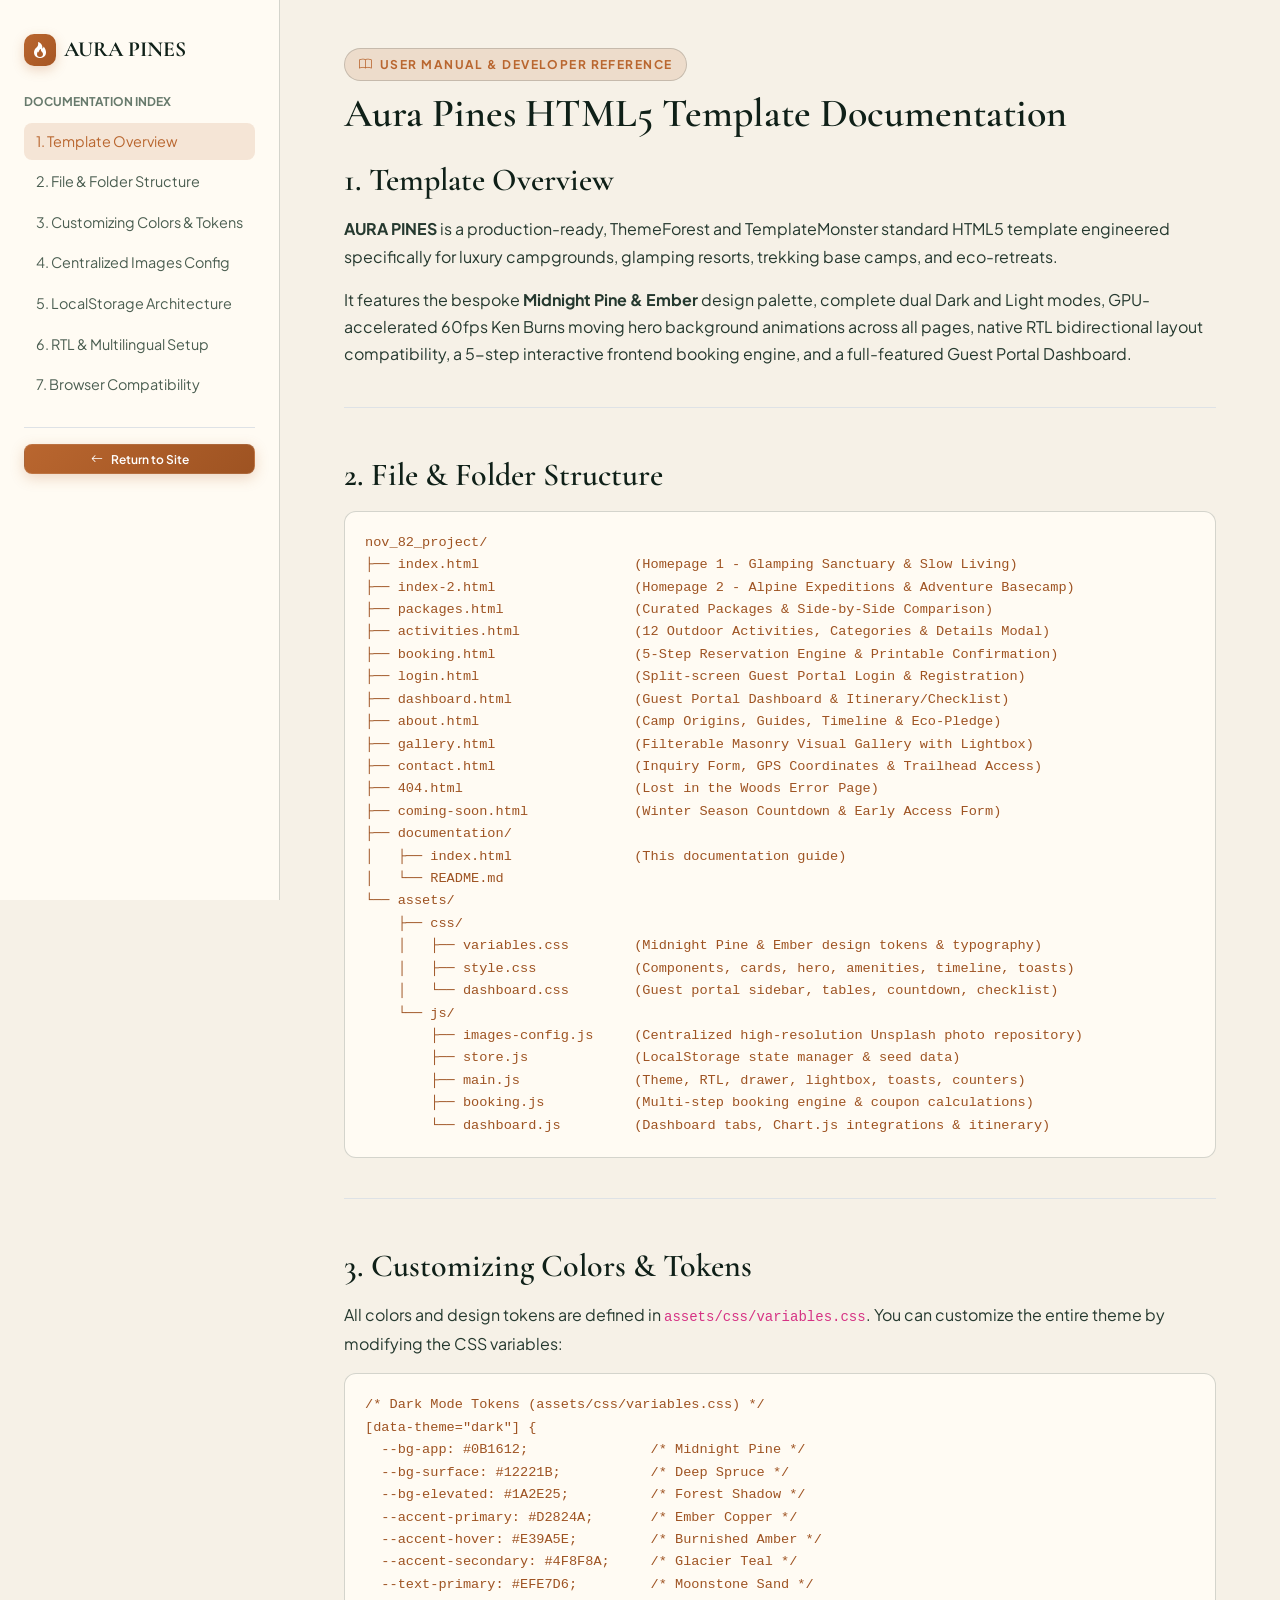
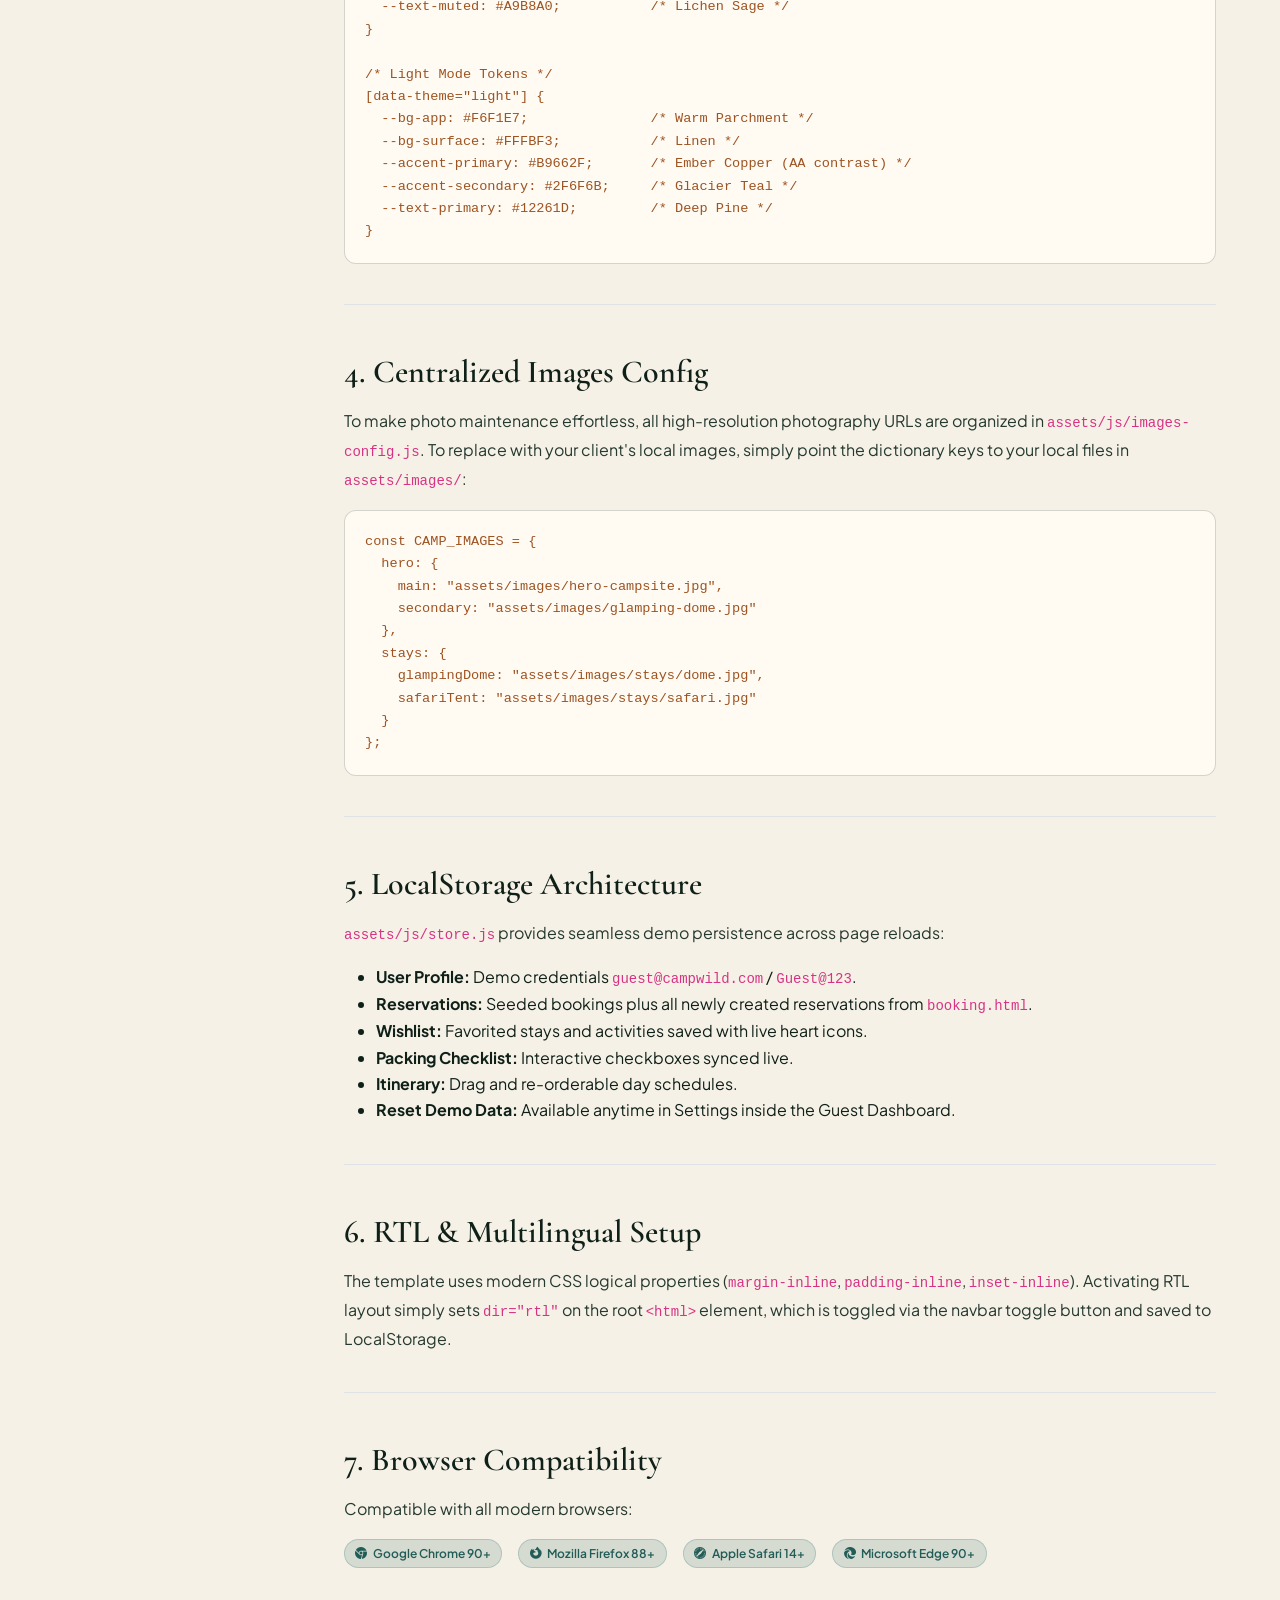
<file: documentation/index.html>
<!DOCTYPE html>
<html lang="en" data-theme="light" dir="ltr">
<head>
  <meta charset="UTF-8">
  <meta name="viewport" content="width=device-width, initial-scale=1.0">
  <title>Documentation | AURA PINES - Camping & Adventure HTML Template</title>
  
  <!-- Bootstrap 5.3.3 CSS -->
  <link href="https://cdn.jsdelivr.net/npm/bootstrap@5.3.3/dist/css/bootstrap.min.css" rel="stylesheet">
  <!-- Bootstrap Icons -->
  <link rel="stylesheet" href="https://cdn.jsdelivr.net/npm/bootstrap-icons@1.11.3/font/bootstrap-icons.min.css">
  
  <!-- Custom CSS -->
  <link rel="stylesheet" href="../assets/css/variables.css">
  <link rel="stylesheet" href="../assets/css/style.css">
  <style>
    .docs-layout {
      display: flex;
      min-height: 100vh;
    }
    .docs-sidebar {
      width: 280px;
      background: var(--bg-surface);
      border-inline-end: 1px solid var(--border-color);
      padding: 2rem 1.5rem;
      position: sticky;
      top: 0;
      height: 100vh;
      overflow-y: auto;
    }
    .docs-content {
      flex: 1;
      padding: 3rem 4rem;
      max-width: 1000px;
      min-width: 0;
    }
    @media (max-width: 991px) {
      .docs-layout {
        flex-direction: column;
      }
      .docs-sidebar {
        width: 100%;
        height: auto;
        position: relative;
        border-inline-end: none;
        border-bottom: 1px solid var(--border-color);
      }
      .docs-content {
        padding: 2rem 1.5rem;
      }
    }
    @media (max-width: 576px) {
      .docs-sidebar {
        padding: 1.25rem 1rem;
      }
      .docs-content {
        padding: 1.5rem 0.85rem;
      }
      pre code {
        padding: 0.85rem;
        font-size: 0.78rem;
      }
    }
    .docs-nav-link {
      display: block;
      padding: 0.4rem 0.75rem;
      color: var(--text-muted);
      border-radius: var(--radius-sm);
      font-size: 0.9rem;
      margin-bottom: 0.25rem;
      text-decoration: none;
    }
    .docs-nav-link:hover, .docs-nav-link.active {
      color: var(--accent-primary);
      background: var(--accent-subtle);
    }
    pre code {
      display: block;
      background: var(--bg-surface);
      border: 1px solid var(--border-color);
      padding: 1.25rem;
      border-radius: var(--radius-md);
      font-family: monospace;
      font-size: 0.85rem;
      color: var(--accent-hover);
      overflow-x: auto;
    }
  </style>
</head>
<body>

  <div class="docs-layout">
    <!-- DOCS SIDEBAR -->
    <aside class="docs-sidebar">
      <div class="d-flex align-items-center gap-2 mb-4">
        <div class="brand-icon" style="width: 32px; height: 32px; font-size: 1rem;"><i class="bi bi-fire"></i></div>
        <strong style="font-family: var(--font-serif); font-size: 1.35rem;">AURA PINES</strong>
      </div>
      <div style="font-size: 0.75rem; color: var(--text-dim); text-transform: uppercase; font-weight: 700; margin-bottom: 0.75rem;">Documentation Index</div>
      <nav>
        <a href="#overview" class="docs-nav-link active">1. Template Overview</a>
        <a href="#structure" class="docs-nav-link">2. File & Folder Structure</a>
        <a href="#tokens" class="docs-nav-link">3. Customizing Colors & Tokens</a>
        <a href="#images" class="docs-nav-link">4. Centralized Images Config</a>
        <a href="#storage" class="docs-nav-link">5. LocalStorage Architecture</a>
        <a href="#rtl" class="docs-nav-link">6. RTL & Multilingual Setup</a>
        <a href="#browser" class="docs-nav-link">7. Browser Compatibility</a>
      </nav>
      <div class="mt-4 pt-3 border-top">
        <a href="../index.html" class="btn-camp btn-camp-primary btn-sm w-100"><i class="bi bi-arrow-left"></i> Return to Site</a>
      </div>
    </aside>

    <!-- DOCS CONTENT -->
    <main class="docs-content">
      <span class="section-badge mb-2"><i class="bi bi-book"></i> User Manual & Developer Reference</span>
      <h1 class="display-title mb-4">Aura Pines HTML5 Template Documentation</h1>

      <!-- 1. OVERVIEW -->
      <section id="overview" class="mb-5 pb-4 border-bottom">
        <h2 style="font-family: var(--font-serif); margin-bottom: 1rem;">1. Template Overview</h2>
        <p style="color: var(--text-secondary); line-height: 1.7;">
          <strong>AURA PINES</strong> is a production-ready, ThemeForest and TemplateMonster standard HTML5 template engineered specifically for luxury campgrounds, glamping resorts, trekking base camps, and eco-retreats.
        </p>
        <p style="color: var(--text-secondary); line-height: 1.7;">
          It features the bespoke <strong>Midnight Pine & Ember</strong> design palette, complete dual Dark and Light modes, GPU-accelerated 60fps Ken Burns moving hero background animations across all pages, native RTL bidirectional layout compatibility, a 5-step interactive frontend booking engine, and a full-featured Guest Portal Dashboard.
        </p>
      </section>

      <!-- 2. STRUCTURE -->
      <section id="structure" class="mb-5 pb-4 border-bottom">
        <h2 style="font-family: var(--font-serif); margin-bottom: 1rem;">2. File & Folder Structure</h2>
        <pre><code>nov_82_project/
├── index.html                   (Homepage 1 - Glamping Sanctuary & Slow Living)
├── index-2.html                 (Homepage 2 - Alpine Expeditions & Adventure Basecamp)
├── packages.html                (Curated Packages & Side-by-Side Comparison)
├── activities.html              (12 Outdoor Activities, Categories & Details Modal)
├── booking.html                 (5-Step Reservation Engine & Printable Confirmation)
├── login.html                   (Split-screen Guest Portal Login & Registration)
├── dashboard.html               (Guest Portal Dashboard & Itinerary/Checklist)
├── about.html                   (Camp Origins, Guides, Timeline & Eco-Pledge)
├── gallery.html                 (Filterable Masonry Visual Gallery with Lightbox)
├── contact.html                 (Inquiry Form, GPS Coordinates & Trailhead Access)
├── 404.html                     (Lost in the Woods Error Page)
├── coming-soon.html             (Winter Season Countdown & Early Access Form)
├── documentation/
│   ├── index.html               (This documentation guide)
│   └── README.md
└── assets/
    ├── css/
    │   ├── variables.css        (Midnight Pine & Ember design tokens & typography)
    │   ├── style.css            (Components, cards, hero, amenities, timeline, toasts)
    │   └── dashboard.css        (Guest portal sidebar, tables, countdown, checklist)
    └── js/
        ├── images-config.js     (Centralized high-resolution Unsplash photo repository)
        ├── store.js             (LocalStorage state manager & seed data)
        ├── main.js              (Theme, RTL, drawer, lightbox, toasts, counters)
        ├── booking.js           (Multi-step booking engine & coupon calculations)
        └── dashboard.js         (Dashboard tabs, Chart.js integrations & itinerary)</code></pre>
      </section>

      <!-- 3. DESIGN TOKENS -->
      <section id="tokens" class="mb-5 pb-4 border-bottom">
        <h2 style="font-family: var(--font-serif); margin-bottom: 1rem;">3. Customizing Colors & Tokens</h2>
        <p style="color: var(--text-secondary); line-height: 1.7;">
          All colors and design tokens are defined in <code>assets/css/variables.css</code>. You can customize the entire theme by modifying the CSS variables:
        </p>
        <pre><code>/* Dark Mode Tokens (assets/css/variables.css) */
[data-theme="dark"] {
  --bg-app: #0B1612;               /* Midnight Pine */
  --bg-surface: #12221B;           /* Deep Spruce */
  --bg-elevated: #1A2E25;          /* Forest Shadow */
  --accent-primary: #D2824A;       /* Ember Copper */
  --accent-hover: #E39A5E;         /* Burnished Amber */
  --accent-secondary: #4F8F8A;     /* Glacier Teal */
  --text-primary: #EFE7D6;         /* Moonstone Sand */
  --text-muted: #A9B8A0;           /* Lichen Sage */
}

/* Light Mode Tokens */
[data-theme="light"] {
  --bg-app: #F6F1E7;               /* Warm Parchment */
  --bg-surface: #FFFBF3;           /* Linen */
  --accent-primary: #B9662F;       /* Ember Copper (AA contrast) */
  --accent-secondary: #2F6F6B;     /* Glacier Teal */
  --text-primary: #12261D;         /* Deep Pine */
}</code></pre>
      </section>

      <!-- 4. IMAGES -->
      <section id="images" class="mb-5 pb-4 border-bottom">
        <h2 style="font-family: var(--font-serif); margin-bottom: 1rem;">4. Centralized Images Config</h2>
        <p style="color: var(--text-secondary); line-height: 1.7;">
          To make photo maintenance effortless, all high-resolution photography URLs are organized in <code>assets/js/images-config.js</code>. To replace with your client's local images, simply point the dictionary keys to your local files in <code>assets/images/</code>:
        </p>
        <pre><code>const CAMP_IMAGES = {
  hero: {
    main: "assets/images/hero-campsite.jpg",
    secondary: "assets/images/glamping-dome.jpg"
  },
  stays: {
    glampingDome: "assets/images/stays/dome.jpg",
    safariTent: "assets/images/stays/safari.jpg"
  }
};</code></pre>
      </section>

      <!-- 5. LOCALSTORAGE -->
      <section id="storage" class="mb-5 pb-4 border-bottom">
        <h2 style="font-family: var(--font-serif); margin-bottom: 1rem;">5. LocalStorage Architecture</h2>
        <p style="color: var(--text-secondary); line-height: 1.7;">
          <code>assets/js/store.js</code> provides seamless demo persistence across page reloads:
        </p>
        <ul>
          <li><strong>User Profile:</strong> Demo credentials <code>guest@campwild.com</code> / <code>Guest@123</code>.</li>
          <li><strong>Reservations:</strong> Seeded bookings plus all newly created reservations from <code>booking.html</code>.</li>
          <li><strong>Wishlist:</strong> Favorited stays and activities saved with live heart icons.</li>
          <li><strong>Packing Checklist:</strong> Interactive checkboxes synced live.</li>
          <li><strong>Itinerary:</strong> Drag and re-orderable day schedules.</li>
          <li><strong>Reset Demo Data:</strong> Available anytime in Settings inside the Guest Dashboard.</li>
        </ul>
      </section>

      <!-- 6. RTL -->
      <section id="rtl" class="mb-5 pb-4 border-bottom">
        <h2 style="font-family: var(--font-serif); margin-bottom: 1rem;">6. RTL & Multilingual Setup</h2>
        <p style="color: var(--text-secondary); line-height: 1.7;">
          The template uses modern CSS logical properties (<code>margin-inline</code>, <code>padding-inline</code>, <code>inset-inline</code>). Activating RTL layout simply sets <code>dir="rtl"</code> on the root <code>&lt;html&gt;</code> element, which is toggled via the navbar toggle button and saved to LocalStorage.
        </p>
      </section>

      <!-- 7. BROWSER -->
      <section id="browser">
        <h2 style="font-family: var(--font-serif); margin-bottom: 1rem;">7. Browser Compatibility</h2>
        <p style="color: var(--text-secondary); line-height: 1.7;">
          Compatible with all modern browsers:
        </p>
        <div class="d-flex gap-3 flex-wrap">
          <span class="camp-badge badge-teal"><i class="bi bi-browser-chrome"></i> Google Chrome 90+</span>
          <span class="camp-badge badge-teal"><i class="bi bi-browser-firefox"></i> Mozilla Firefox 88+</span>
          <span class="camp-badge badge-teal"><i class="bi bi-browser-safari"></i> Apple Safari 14+</span>
          <span class="camp-badge badge-teal"><i class="bi bi-browser-edge"></i> Microsoft Edge 90+</span>
        </div>
      </section>
    </main>
  </div>

  <!-- SCRIPTS -->
  <script src="../assets/js/main.js"></script>
</body>
</html>
</file>
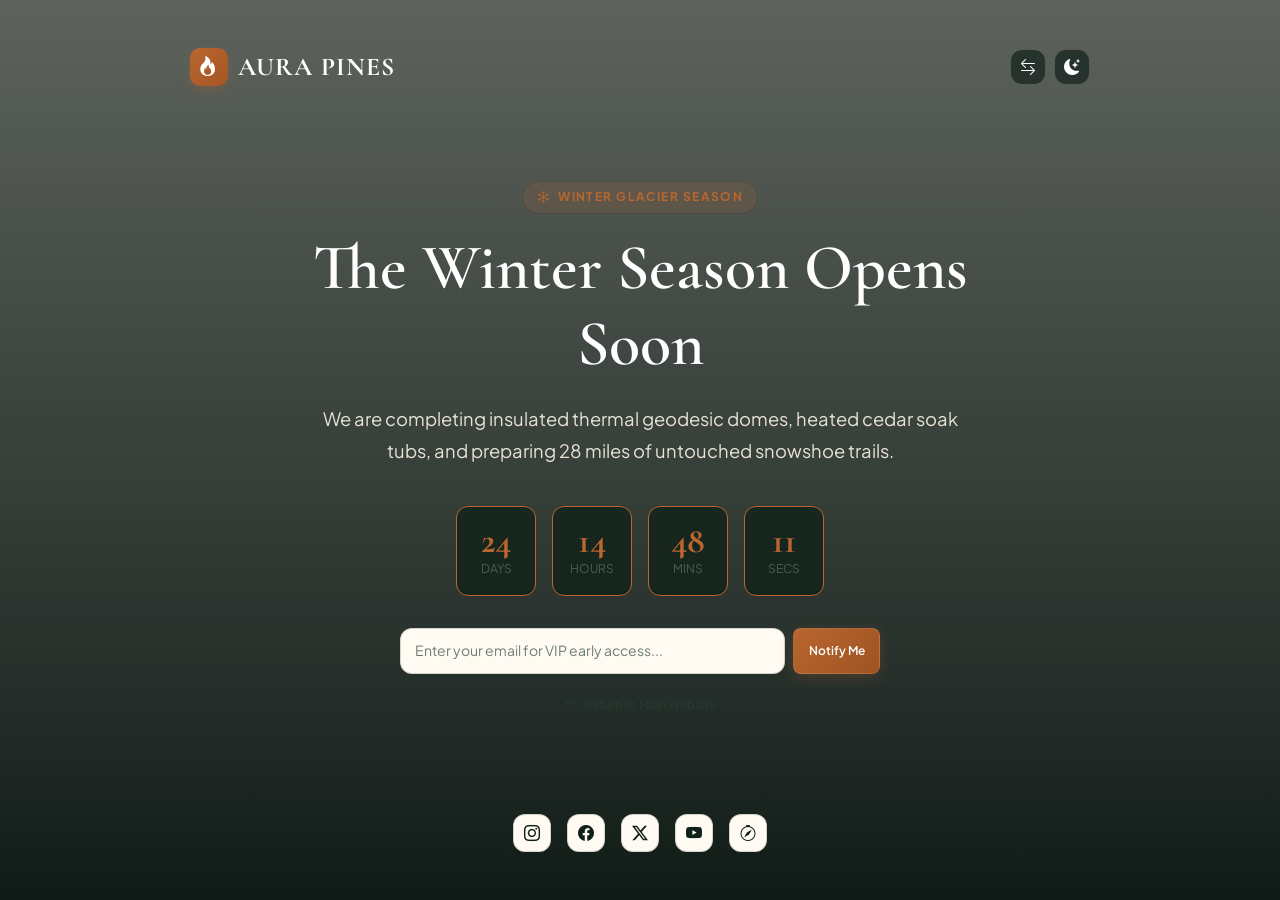
<file: coming-soon.html>
<!DOCTYPE html>
<html lang="en" data-theme="light" dir="ltr">
<head>
  <meta charset="UTF-8">
  <meta name="viewport" content="width=device-width, initial-scale=1.0">
  <title>Winter Snow Season Launching Soon | AURA PINES</title>
  <meta name="description" content="Aura Pines winter wonderland season is opening soon. Heated starlit domes, alpine snowshoeing, and Nordic fireside dining.">

  <!-- Bootstrap 5.3.3 CSS -->
  <link href="https://cdn.jsdelivr.net/npm/bootstrap@5.3.3/dist/css/bootstrap.min.css" rel="stylesheet">
  <!-- Bootstrap Icons -->
  <link rel="stylesheet" href="https://cdn.jsdelivr.net/npm/bootstrap-icons@1.11.3/font/bootstrap-icons.min.css">
  
  <!-- Custom CSS -->
  <link rel="stylesheet" href="assets/css/variables.css">
  <link rel="stylesheet" href="assets/css/style.css">
  <style>
    .coming-soon-wrapper {
      min-height: 100vh;
      display: flex;
      flex-direction: column;
      justify-content: space-between;
      align-items: center;
      padding: 3rem 1.5rem;
      position: relative;
      overflow: hidden;
      isolation: isolate;
      text-align: center;
    }
    .coming-soon-wrapper h1,
    .coming-soon-wrapper h2,
    .coming-soon-wrapper strong {
      color: #FFFFFF !important;
    }
    .coming-soon-wrapper p {
      color: #E8E2D5 !important;
    }
    .coming-soon-wrapper .text-muted {
      color: #B5C3B0 !important;
    }
    .cs-countdown-units {
      display: flex;
      justify-content: center;
      gap: 1rem;
      margin-bottom: 2rem;
      flex-wrap: wrap;
    }
    .cs-box {
      background: rgba(18, 34, 27, 0.85);
      border: 1px solid var(--accent-primary);
      min-width: 80px;
      padding: 1rem;
      border-radius: var(--radius-md);
      text-align: center;
    }
    .cs-box .cs-val {
      font-family: var(--font-serif);
      font-size: 2.25rem;
      font-weight: 700;
      color: var(--accent-primary);
      line-height: 1;
    }
    .cs-box .cs-unit {
      font-size: 0.75rem;
      text-transform: uppercase;
      color: var(--text-muted);
    }
    @media (max-width: 576px) {
      .coming-soon-wrapper {
        padding: 2rem 1rem;
      }
      .cs-countdown-units {
        gap: 0.5rem;
      }
      .cs-box {
        min-width: 62px;
        padding: 0.65rem 0.4rem;
      }
      .cs-box .cs-val {
        font-size: 1.5rem;
      }
    }
    @media (max-width: 360px) {
      .cs-countdown-units {
        gap: 0.35rem;
      }
      .cs-box {
        min-width: 56px;
        padding: 0.5rem 0.25rem;
      }
      .cs-box .cs-val {
        font-size: 1.3rem;
      }
    }
  </style>
</head>
<body>

  <div class="coming-soon-wrapper">
    <div class="hero-bg-animated hero-bg-pan" style="background-image: url('https://images.unsplash.com/photo-1510312305653-8ed496efae75?auto=format&fit=crop&w=2000&q=85');"></div>
    <div class="hero-overlay"></div>
    <!-- Header Logo & Quick Actions -->
    <div class="w-100 d-flex justify-content-between align-items-center" style="max-width: 900px;">
      <a href="index.html" class="brand-logo" style="color: #FFF;">
        <div class="brand-icon"><i class="bi bi-fire"></i></div>
        <span>AURA PINES</span>
      </a>
      <div class="d-flex gap-2">
        <button class="icon-btn-toggle rtl-toggle-btn" title="Toggle RTL layout" aria-label="Toggle text direction" style="width: 36px; height: 36px; background: rgba(18, 34, 27, 0.7); border-color: rgba(255,255,255,0.2); color: #FFF;">
          <i class="bi bi-arrow-left-right"></i>
        </button>
        <button class="icon-btn-toggle theme-toggle-btn" title="Toggle light/dark theme" aria-label="Toggle light or dark theme" style="width: 36px; height: 36px; background: rgba(18, 34, 27, 0.7); border-color: rgba(255,255,255,0.2); color: #FFF;">
          <i class="bi bi-moon-stars-fill"></i>
        </button>
      </div>
    </div>

    <!-- Center Content -->
    <div style="max-width: 680px; margin-block: 2rem;">
      <span class="section-badge mb-3"><i class="bi bi-snow"></i> Winter Glacier Season</span>
      <h1 style="font-family: var(--font-serif); font-size: clamp(2.5rem, 5.5vw, 4rem); color: #FFF; margin-bottom: 1.25rem;">
        The Winter Season Opens Soon
      </h1>
      <p style="color: var(--text-secondary); font-size: 1.15rem; line-height: 1.7; margin-bottom: 2.5rem;">
        We are completing insulated thermal geodesic domes, heated cedar soak tubs, and preparing 28 miles of untouched snowshoe trails.
      </p>

      <!-- Live Launch Countdown -->
      <div class="cs-countdown-units">
        <div class="cs-box">
          <div class="cs-val" id="csDays">24</div>
          <div class="cs-unit">Days</div>
        </div>
        <div class="cs-box">
          <div class="cs-val" id="csHours">14</div>
          <div class="cs-unit">Hours</div>
        </div>
        <div class="cs-box">
          <div class="cs-val" id="csMins">48</div>
          <div class="cs-unit">Mins</div>
        </div>
        <div class="cs-box">
          <div class="cs-val" id="csSecs">12</div>
          <div class="cs-unit">Secs</div>
        </div>
      </div>

      <!-- Email Notification Form -->
      <div style="max-width: 480px; margin: 0 auto;">
        <form class="newsletter-form">
          <div class="d-flex gap-2">
            <input type="email" placeholder="Enter your email for VIP early access..." class="search-field-input" required>
            <button type="submit" class="btn-camp btn-camp-primary btn-sm" style="flex-shrink: 0;">Notify Me</button>
          </div>
        </form>
        <div class="mt-3">
          <a href="index.html" class="btn-camp btn-camp-ghost btn-sm" style="color: var(--text-secondary);">
            <i class="bi bi-arrow-left"></i> Return to Main Website
          </a>
        </div>
      </div>
    </div>

    <!-- Bottom Socials -->
    <div class="d-flex gap-3">
      <a href="https://www.instagram.com" target="_blank" rel="noopener noreferrer" class="icon-btn-toggle" aria-label="Instagram" title="Follow us on Instagram"><i class="bi bi-instagram"></i></a>
      <a href="https://www.facebook.com" target="_blank" rel="noopener noreferrer" class="icon-btn-toggle" aria-label="Facebook" title="Follow us on Facebook"><i class="bi bi-facebook"></i></a>
      <a href="https://x.com" target="_blank" rel="noopener noreferrer" class="icon-btn-toggle" aria-label="Twitter X" title="Follow us on X (Twitter)"><i class="bi bi-twitter-x"></i></a>
      <a href="https://www.youtube.com" target="_blank" rel="noopener noreferrer" class="icon-btn-toggle" aria-label="YouTube" title="Watch on YouTube"><i class="bi bi-youtube"></i></a>
      <a href="https://www.tripadvisor.com" target="_blank" rel="noopener noreferrer" class="icon-btn-toggle" aria-label="TripAdvisor" title="Find us on TripAdvisor"><i class="bi bi-compass"></i></a>
    </div>
  </div>

  <!-- SCRIPTS -->
  <script src="assets/js/images-config.js"></script>
  <script src="assets/js/store.js"></script>
  <script src="assets/js/main.js"></script>
  <script>
    // Live countdown timer for launch
    let secondsLeft = 24 * 86400 + 14 * 3600 + 48 * 60 + 12;
    setInterval(() => {
      if (secondsLeft <= 0) return;
      secondsLeft--;
      const d = Math.floor(secondsLeft / 86400);
      const h = Math.floor((secondsLeft % 86400) / 3600);
      const m = Math.floor((secondsLeft % 3600) / 60);
      const s = secondsLeft % 60;
      document.getElementById('csDays').textContent = String(d).padStart(2, '0');
      document.getElementById('csHours').textContent = String(h).padStart(2, '0');
      document.getElementById('csMins').textContent = String(m).padStart(2, '0');
      document.getElementById('csSecs').textContent = String(s).padStart(2, '0');
    }, 1000);
  </script>
</body>
</html>
</file>
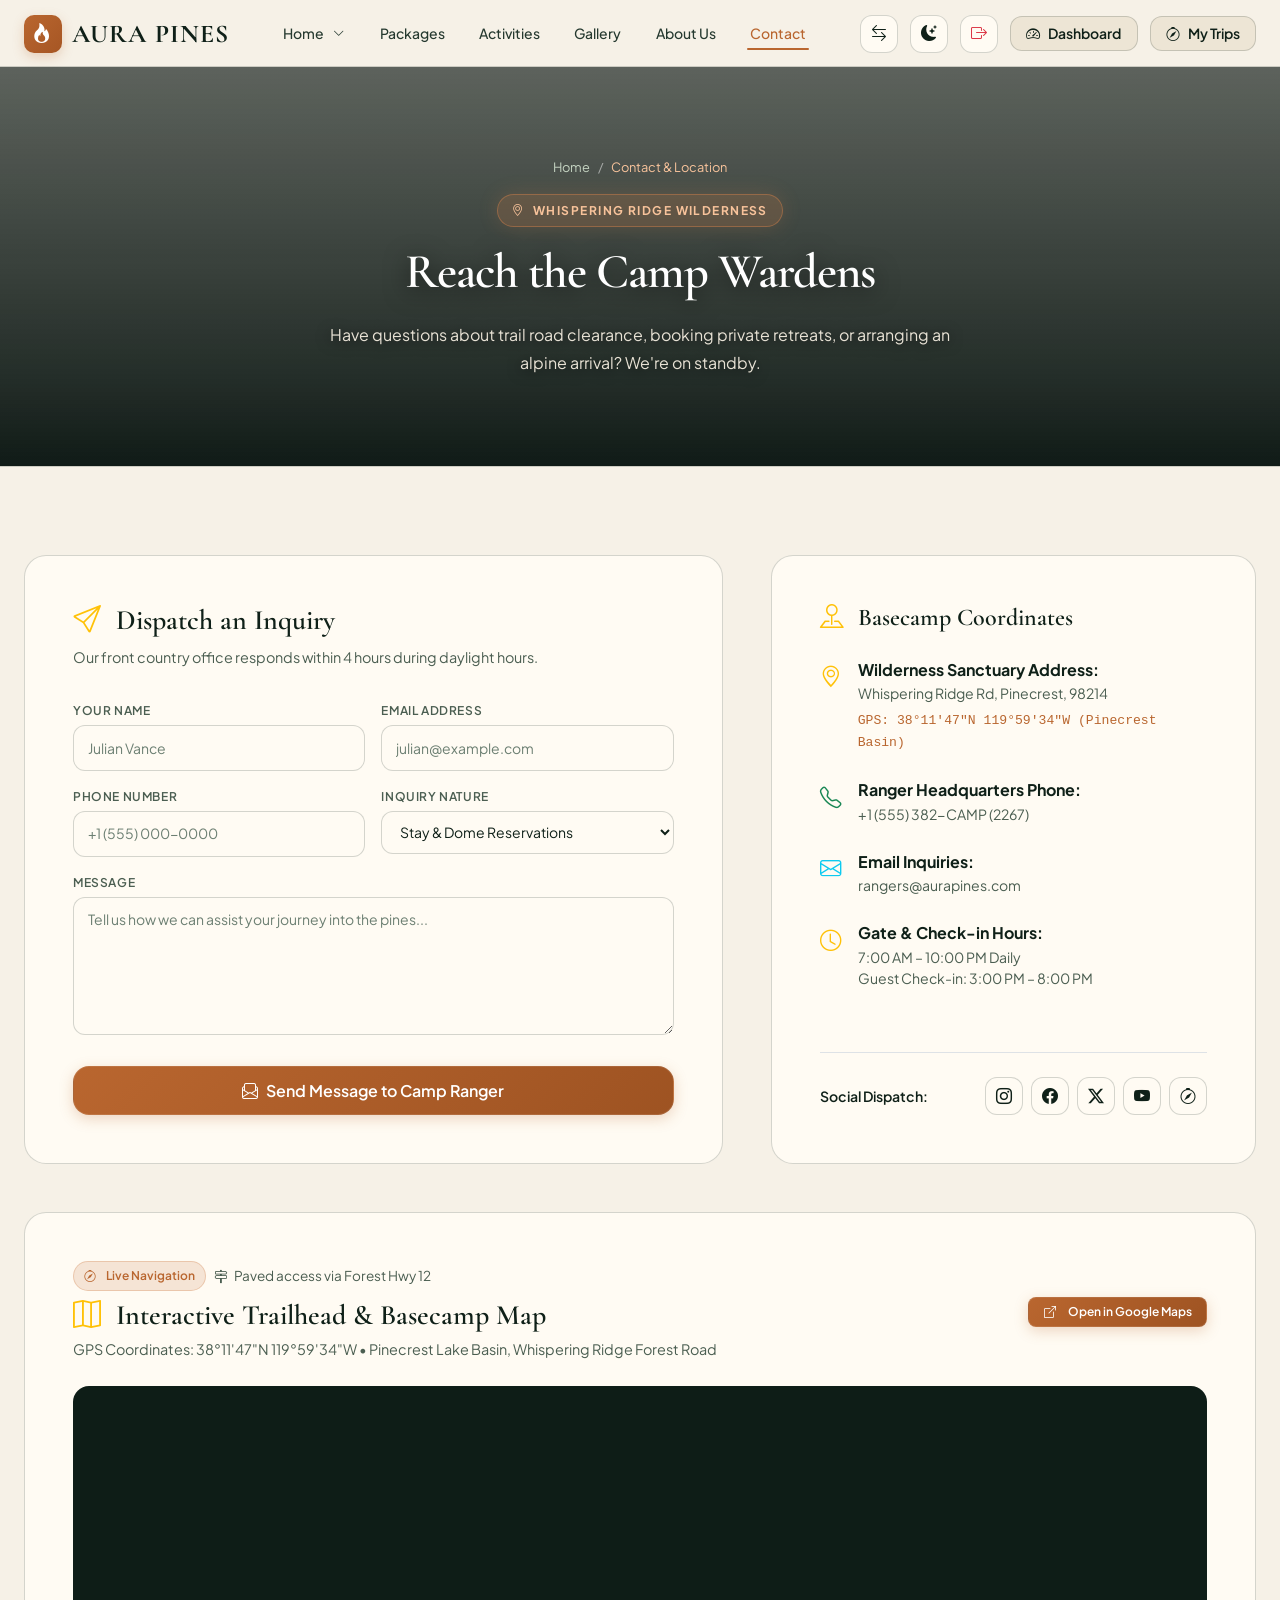
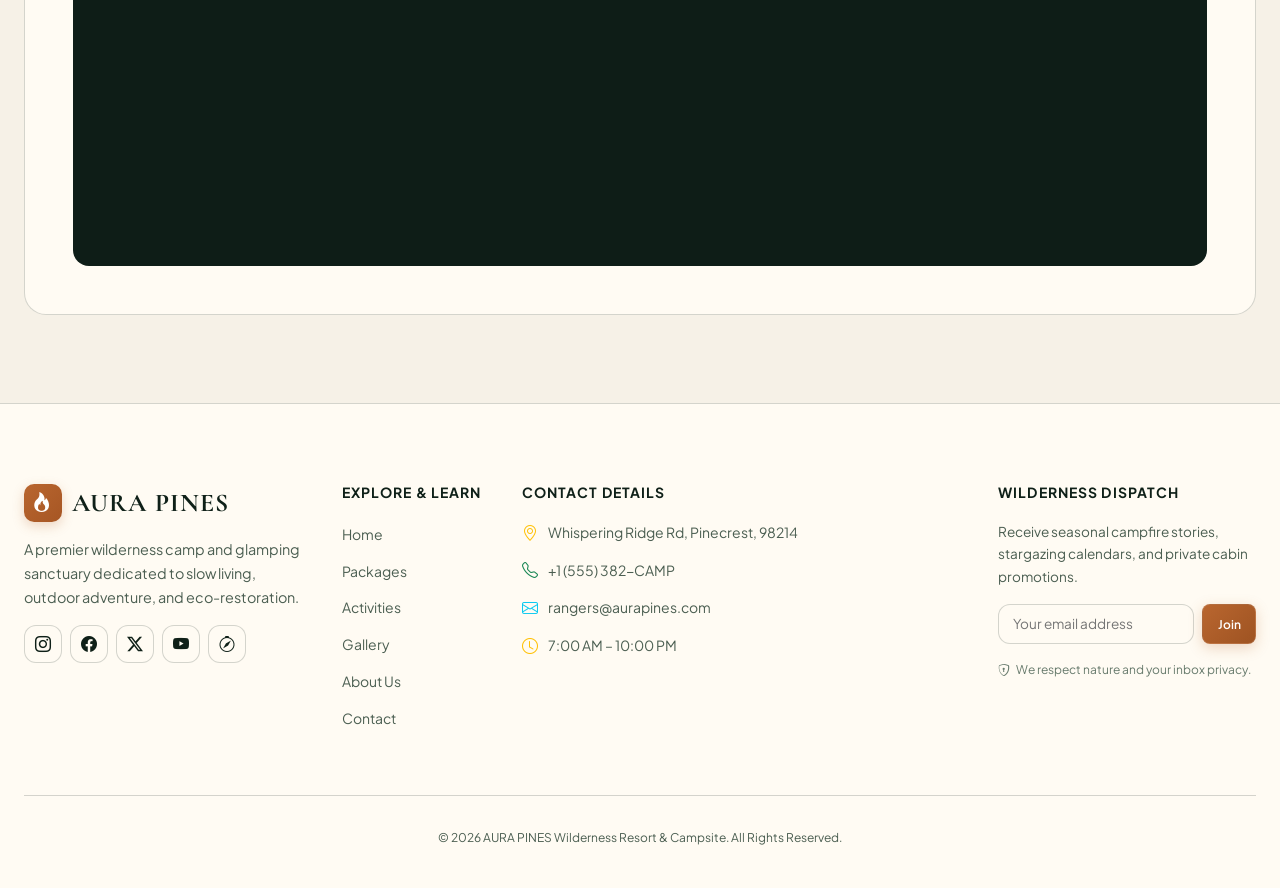
<file: contact.html>
<!DOCTYPE html>
<html lang="en" data-theme="light" dir="ltr">
<head>
  <meta charset="UTF-8">
  <meta name="viewport" content="width=device-width, initial-scale=1.0">
  <title>Contact Camp Wardens & Trailhead Access | AURA PINES</title>
  <meta name="description" content="Get in touch with Aura Pines wilderness wardens. GPS coordinates, trailhead directions, 24/7 ranger dispatch, and booking inquiries.">
  <meta property="og:title" content="Contact Us - AURA PINES">

  <!-- Bootstrap 5.3.3 CSS -->
  <link href="https://cdn.jsdelivr.net/npm/bootstrap@5.3.3/dist/css/bootstrap.min.css" rel="stylesheet">
  <!-- Bootstrap Icons -->
  <link rel="stylesheet" href="https://cdn.jsdelivr.net/npm/bootstrap-icons@1.11.3/font/bootstrap-icons.min.css">
  
  <!-- Custom CSS -->
  <link rel="stylesheet" href="assets/css/variables.css">
  <link rel="stylesheet" href="assets/css/style.css">
</head>
<body>


  <!-- Main Navbar -->
  <header class="main-navbar">
    <div class="camp-container d-flex align-items-center justify-content-between">
      <a href="index.html" class="brand-logo" aria-label="Aura Pines Home">
        <div class="brand-icon"><i class="bi bi-fire"></i></div>
        <span>AURA PINES</span>
      </a>

      <nav aria-label="Primary navigation">
        <ul class="nav-links-desktop">
          <li class="nav-item-dropdown">
            <a href="#" class="nav-dropdown-toggle">
              Home <i class="bi bi-chevron-down ms-1"></i>
            </a>
            <ul class="nav-dropdown-menu">
              <li>
                <a href="index.html" class="nav-dropdown-item">Glamping Sanctuary</a>
              </li>
              <li>
                <a href="index-2.html" class="nav-dropdown-item">Alpine Expeditions</a>
              </li>
            </ul>
          </li>
          <li><a href="packages.html">Packages</a></li>
          <li><a href="activities.html">Activities</a></li>
          <li><a href="gallery.html">Gallery</a></li>
          <li><a href="about.html">About Us</a></li>
          <li><a href="contact.html" class="active">Contact</a></li>
        </ul>
      </nav>

      <!-- Right Actions -->
      <div class="nav-actions">
        <!-- RTL Toggle Button on Nav Bar (Icon Only) -->
        <button class="icon-btn-toggle rtl-toggle-btn" title="Toggle RTL layout" aria-label="Toggle text direction">
          <i class="bi bi-arrow-left-right"></i>
        </button>
        <!-- Theme Toggle Button on Nav Bar -->
        <button class="icon-btn-toggle theme-toggle-btn" title="Toggle light/dark theme" aria-label="Toggle light or dark theme">
          <i class="bi bi-moon-stars-fill"></i>
        </button>
        <!-- Sign In Icon Button (Desktop Only; on mobile it is inside the hamburger drawer) -->
        <a href="login.html" class="icon-btn-toggle nav-signin-btn d-none d-md-inline-flex" title="Sign In" aria-label="Sign In">
          <i class="bi bi-box-arrow-in-right"></i>
        </a>
        <!-- Dashboard on Nav Bar -->
        <a href="dashboard.html" class="btn-camp btn-camp-secondary d-none d-md-inline-flex" style="padding: 0.5rem 0.95rem;" title="Dashboard">
          <i class="bi bi-speedometer2"></i> <span>Dashboard</span>
        </a>
        <!-- My Trips on Nav Bar -->
        <a href="dashboard.html#bookings" class="btn-camp btn-camp-secondary d-none d-lg-inline-flex" style="padding: 0.5rem 0.95rem;" title="My Trips">
          <i class="bi bi-compass"></i> <span>My Trips</span>
        </a>
        <button class="mobile-nav-toggle" aria-label="Open mobile menu">
          <i class="bi bi-list"></i>
        </button>
      </div>
    </div>
  </header>

  <!-- Mobile Drawer -->
  <div class="mobile-drawer-overlay"></div>
  <div class="mobile-drawer" id="mobileDrawer">
    <div class="mobile-drawer-header">
      <div class="brand-logo">
        <div class="brand-icon"><i class="bi bi-fire"></i></div>
        <span>AURA PINES</span>
      </div>
      <button class="icon-btn-toggle mobile-drawer-close" aria-label="Close menu"><i class="bi bi-x-lg"></i></button>
    </div>
    <!-- Sign In Button inside Mobile Drawer -->
    <div class="mobile-drawer-auth mb-3">
      <a href="login.html" class="btn-camp btn-camp-primary w-100 justify-content-center">
        <i class="bi bi-box-arrow-in-right me-2"></i> Sign In / Register
      </a>
    </div>
    <ul class="mobile-nav-links">
      <li>
        <a href="#" class="mobile-dropdown-btn">
          <span><i class="bi bi-house-door"></i> Home</span>
          <i class="bi bi-chevron-down mobile-chevron"></i>
        </a>
        <ul class="mobile-dropdown-menu">
          <li><a href="index.html">Glamping Sanctuary</a></li>
          <li><a href="index-2.html">Alpine Expeditions</a></li>
        </ul>
      </li>
      <li><a href="packages.html"><i class="bi bi-box2-heart"></i> Packages</a></li>
      <li><a href="activities.html"><i class="bi bi-compass"></i> Activities</a></li>
      <li><a href="gallery.html"><i class="bi bi-images"></i> Gallery</a></li>
      <li><a href="about.html"><i class="bi bi-tree"></i> About Us</a></li>
      <li><a href="contact.html" class="active"><i class="bi bi-envelope"></i> Contact</a></li>
      <li><a href="dashboard.html"><i class="bi bi-speedometer2"></i> Guest Dashboard</a></li>
      <li><a href="login.html"><i class="bi bi-person"></i> Guest Login</a></li>
    </ul>
    <div class="mt-auto pt-3 border-top d-flex gap-2 justify-content-between align-items-center">
      <button class="btn-camp btn-camp-secondary btn-sm theme-toggle-btn w-50"><i class="bi bi-moon-stars-fill me-1"></i> Theme</button>
      <button class="btn-camp btn-camp-secondary btn-sm rtl-toggle-btn w-50"><i class="bi bi-arrow-left-right me-1"></i> <span class="rtl-label">RTL</span></button>
    </div>
  </div>

  <main>
    <!-- PAGE HERO WITH ANIMATED MOVING BACKGROUND -->
    <section class="page-hero-animated">
      <div class="hero-bg-animated hero-bg-zoom" style="background-image: url('https://images.unsplash.com/photo-1470246973918-29a93221c455?auto=format&fit=crop&w=2000&q=85');"></div>
      <div class="hero-overlay"></div>
      <div class="camp-container position-relative text-center">
        <nav aria-label="breadcrumb" class="mb-2">
          <ol class="breadcrumb justify-content-center" style="font-size: 0.8rem;">
            <li class="breadcrumb-item"><a href="index.html">Home</a></li>
            <li class="breadcrumb-item active" aria-current="page">Contact & Location</li>
          </ol>
        </nav>
        <span class="section-badge"><i class="bi bi-geo-alt"></i> Whispering Ridge Wilderness</span>
        <h1 class="section-title">Reach the Camp Wardens</h1>
        <p class="section-desc">Have questions about trail road clearance, booking private retreats, or arranging an alpine arrival? We're on standby.</p>
      </div>
    </section>

    <!-- CONTACT GRID -->
    <section class="section-space">
      <div class="camp-container">
        <div class="row g-5">
          
          <!-- LEFT: FORM -->
          <div class="col-lg-7">
            <div class="card p-4 p-md-5 h-100" style="background: var(--bg-surface); border: 1px solid var(--border-color); border-radius: var(--radius-xl);">
              <h3 style="font-family: var(--font-serif); margin-bottom: 0.5rem;"><i class="bi bi-send me-2 text-warning"></i> Dispatch an Inquiry</h3>
              <p style="color: var(--text-muted); font-size: 0.9rem; margin-bottom: 2rem;">Our front country office responds within 4 hours during daylight hours.</p>

              <form id="campContactForm" novalidate>
                <div class="row g-3 mb-3">
                  <div class="col-md-6">
                    <label for="contactName" class="search-field-label mb-1">Your Name</label>
                    <input type="text" id="contactName" data-type="name" class="search-field-input" placeholder="Julian Vance" pattern="^[a-zA-ZÀ-ÿ\s'\-]{2,50}$" title="Letters and spaces only (no numbers or symbols)" autocomplete="name" required>
                  </div>
                  <div class="col-md-6">
                    <label for="contactEmail" class="search-field-label mb-1">Email Address</label>
                    <input type="email" id="contactEmail" data-type="email" class="search-field-input" placeholder="julian@example.com" title="Valid email address (e.g. name@example.com)" autocomplete="email" required>
                  </div>
                </div>

                <div class="row g-3 mb-3">
                  <div class="col-md-6">
                    <label for="contactPhone" class="search-field-label mb-1">Phone Number</label>
                    <input type="tel" id="contactPhone" data-type="phone" class="search-field-input" placeholder="+1 (555) 000-0000" pattern="^[\d+\s\-()]{7,20}$" title="Digits and phone symbols only (no letters)" autocomplete="tel">
                  </div>
                  <div class="col-md-6">
                    <label for="contactTopic" class="search-field-label mb-1">Inquiry Nature</label>
                    <select id="contactTopic" class="search-field-input">
                      <option value="booking">Stay & Dome Reservations</option>
                      <option value="corporate">Corporate & Large Group Offsites</option>
                      <option value="activities">Guided Trekking & Expeditions</option>
                      <option value="directions">Trailhead Driving Access & Weather</option>
                    </select>
                  </div>
                </div>

                <div class="mb-4">
                  <label for="contactMessage" class="search-field-label mb-1">Message</label>
                  <textarea id="contactMessage" rows="5" class="search-field-input" placeholder="Tell us how we can assist your journey into the pines..." required></textarea>
                </div>

                <button type="submit" class="btn-camp btn-camp-primary btn-lg w-100">
                  <i class="bi bi-envelope-paper"></i> Send Message to Camp Ranger
                </button>
              </form>
            </div>
          </div>

          <!-- RIGHT: DETAILS -->
          <div class="col-lg-5">
            
            <!-- Camp Info Card -->
            <div class="card p-4 p-md-5 h-100 d-flex flex-column justify-content-between" style="background: var(--bg-surface); border: 1px solid var(--border-color); border-radius: var(--radius-xl);">
              <div>
                <h4 style="font-family: var(--font-serif); margin-bottom: 1.5rem;"><i class="bi bi-pin-map text-warning me-2"></i> Basecamp Coordinates</h4>

                <div class="d-flex align-items-start gap-3 mb-4">
                  <i class="bi bi-geo-alt text-warning" style="font-size: 1.35rem; margin-top: 2px;"></i>
                  <div>
                    <strong>Wilderness Sanctuary Address:</strong>
                    <div style="font-size: 0.88rem; color: var(--text-muted); line-height: 1.5;">Whispering Ridge Rd, Pinecrest, 98214</div>
                    <div style="font-size: 0.82rem; font-family: monospace; color: var(--accent-primary); margin-top: 0.35rem;">GPS: 38°11'47"N 119°59'34"W (Pinecrest Basin)</div>
                  </div>
                </div>

                <div class="d-flex align-items-start gap-3 mb-4">
                  <i class="bi bi-telephone text-success" style="font-size: 1.35rem; margin-top: 2px;"></i>
                  <div>
                    <strong>Ranger Headquarters Phone:</strong>
                    <div style="font-size: 0.88rem; color: var(--text-muted); line-height: 1.5;">+1 (555) 382-CAMP (2267)</div>
                  </div>
                </div>

                <div class="d-flex align-items-start gap-3 mb-4">
                  <i class="bi bi-envelope text-info" style="font-size: 1.35rem; margin-top: 2px;"></i>
                  <div>
                    <strong>Email Inquiries:</strong>
                    <div style="font-size: 0.88rem; color: var(--text-muted); line-height: 1.5;">rangers@aurapines.com</div>
                  </div>
                </div>

                <div class="d-flex align-items-start gap-3 mb-4">
                  <i class="bi bi-clock text-warning" style="font-size: 1.35rem; margin-top: 2px;"></i>
                  <div>
                    <strong>Gate & Check-in Hours:</strong>
                    <div style="font-size: 0.88rem; color: var(--text-muted); line-height: 1.5;">7:00 AM – 10:00 PM Daily<br>Guest Check-in: 3:00 PM – 8:00 PM</div>
                  </div>
                </div>
              </div>

              <div class="pt-4 border-top d-flex align-items-center justify-content-between flex-wrap gap-2">
                <span style="font-size: 0.88rem; font-weight: 600; color: var(--text-primary);">Social Dispatch:</span>
                <div class="d-flex gap-2">
                  <a href="https://www.instagram.com" target="_blank" rel="noopener noreferrer" class="icon-btn-toggle" aria-label="Instagram" title="Follow us on Instagram"><i class="bi bi-instagram"></i></a>
                  <a href="https://www.facebook.com" target="_blank" rel="noopener noreferrer" class="icon-btn-toggle" aria-label="Facebook" title="Follow us on Facebook"><i class="bi bi-facebook"></i></a>
                  <a href="https://x.com" target="_blank" rel="noopener noreferrer" class="icon-btn-toggle" aria-label="Twitter X" title="Follow us on X (Twitter)"><i class="bi bi-twitter-x"></i></a>
                  <a href="https://www.youtube.com" target="_blank" rel="noopener noreferrer" class="icon-btn-toggle" aria-label="YouTube" title="Watch on YouTube"><i class="bi bi-youtube"></i></a>
                  <a href="https://www.tripadvisor.com" target="_blank" rel="noopener noreferrer" class="icon-btn-toggle" aria-label="TripAdvisor" title="Find us on TripAdvisor"><i class="bi bi-compass"></i></a>
                </div>
              </div>
            </div>

          </div>

        </div>

        <!-- SEPARATE INTERACTIVE MAP CONTAINER -->
        <div class="mt-5" id="campInteractiveMap">
          <div class="card p-4 p-md-5" style="background: var(--bg-surface); border: 1px solid var(--border-color); border-radius: var(--radius-xl); overflow: hidden;">
            <div class="d-flex align-items-center justify-content-between flex-wrap gap-3 mb-4">
              <div>
                <div class="d-flex align-items-center gap-2 mb-2">
                  <span class="camp-badge badge-ember"><i class="bi bi-compass me-1"></i> Live Navigation</span>
                  <span style="font-size: 0.85rem; color: var(--text-muted);"><i class="bi bi-signpost-2 me-1"></i> Paved access via Forest Hwy 12</span>
                </div>
                <h3 style="font-family: var(--font-serif); margin-bottom: 0.35rem;">
                  <i class="bi bi-map text-warning me-2"></i> Interactive Trailhead & Basecamp Map
                </h3>
                <p style="color: var(--text-muted); font-size: 0.9rem; margin-bottom: 0;">
                  GPS Coordinates: 38°11'47"N 119°59'34"W &bull; Pinecrest Lake Basin, Whispering Ridge Forest Road
                </p>
              </div>
              <div class="d-flex align-items-center gap-2 flex-wrap">
                <a href="https://maps.google.com/?q=Pinecrest+Campground,+California" target="_blank" rel="noopener noreferrer" class="btn-camp btn-camp-primary btn-sm">
                  <i class="bi bi-box-arrow-up-right me-1"></i> Open in Google Maps
                </a>
              </div>
            </div>

            <!-- Responsive Interactive Map Frame -->
            <div style="position: relative; width: 100%; height: 480px; border-radius: var(--radius-lg); overflow: hidden; border: 1px solid var(--border-color); background: #0E1D17;">
              <iframe
                title="Aura Pines Trailhead and Basecamp Google Map"
                src="https://maps.google.com/maps?q=Pinecrest+Campground,+California&amp;t=m&amp;z=14&amp;ie=UTF8&amp;iwloc=&amp;output=embed"
                width="100%"
                height="100%"
                style="border: 0; display: block;"
                allowfullscreen=""
                loading="lazy"
                referrerpolicy="no-referrer-when-downgrade">
              </iframe>
            </div>
          </div>
        </div>

      </div>
    </section>
  </main>

  <!-- FOOTER -->
  <footer class="camp-footer">
    <div class="camp-container">
      <div class="footer-grid">
        <!-- Col 1 -->
        <div>
          <div class="brand-logo mb-3">
            <div class="brand-icon">
              <i class="bi bi-fire"></i>
            </div>
            <span>AURA PINES</span>
          </div>
          <p style="font-size: 0.9rem; color: var(--text-muted); max-width: 320px;">
            A premier wilderness camp and glamping sanctuary dedicated to slow living, outdoor adventure, and eco-restoration.
          </p>
          <div class="d-flex gap-2 mt-3">
            <a href="https://www.instagram.com" target="_blank" rel="noopener noreferrer" class="icon-btn-toggle" aria-label="Instagram" title="Follow us on Instagram"><i class="bi bi-instagram"></i></a>
            <a href="https://www.facebook.com" target="_blank" rel="noopener noreferrer" class="icon-btn-toggle" aria-label="Facebook" title="Follow us on Facebook"><i class="bi bi-facebook"></i></a>
            <a href="https://x.com" target="_blank" rel="noopener noreferrer" class="icon-btn-toggle" aria-label="Twitter X" title="Follow us on X (Twitter)"><i class="bi bi-twitter-x"></i></a>
            <a href="https://www.youtube.com" target="_blank" rel="noopener noreferrer" class="icon-btn-toggle" aria-label="YouTube" title="Watch on YouTube"><i class="bi bi-youtube"></i></a>
            <a href="https://www.tripadvisor.com" target="_blank" rel="noopener noreferrer" class="icon-btn-toggle" aria-label="TripAdvisor" title="Find us on TripAdvisor"><i class="bi bi-compass"></i></a>
          </div>
        </div>

        <!-- Col 2 -->
        <div>
          <h4 class="footer-col-title">Explore & Learn</h4>
          <ul class="footer-links">
            <li><a href="index.html">Home</a></li>
            <li><a href="packages.html">Packages</a></li>
            <li><a href="activities.html">Activities</a></li>
            <li><a href="gallery.html">Gallery</a></li>
            <li><a href="about.html">About Us</a></li>
            <li><a href="contact.html">Contact</a></li>
          </ul>
        </div>

        <!-- Col 3 -->
        <div>
          <h4 class="footer-col-title">Contact Details</h4>
          <ul class="footer-contact-info">
            <li>
              <i class="bi bi-geo-alt text-warning"></i>
              <span>Whispering Ridge Rd, Pinecrest, 98214</span>
            </li>
            <li>
              <i class="bi bi-telephone text-success"></i>
              <a href="tel:+15553822267">+1 (555) 382-CAMP</a>
            </li>
            <li>
              <i class="bi bi-envelope text-info"></i>
              <a href="mailto:rangers@aurapines.com">rangers@aurapines.com</a>
            </li>
            <li>
              <i class="bi bi-clock text-warning"></i>
              <span>7:00 AM – 10:00 PM</span>
            </li>
          </ul>
        </div>

        <!-- Col 4 -->
        <div>
          <h4 class="footer-col-title">Wilderness Dispatch</h4>
          <p style="font-size: 0.85rem; color: var(--text-muted); margin-bottom: 1rem;">Receive seasonal campfire stories, stargazing calendars, and private cabin promotions.</p>
          <form class="newsletter-form">
            <div class="d-flex gap-2">
              <input type="email" placeholder="Your email address" required style="background: var(--bg-surface); border: 1px solid var(--border-color); color: var(--text-primary); border-radius: var(--radius-md); padding: 0.5rem 0.85rem; font-size: 0.85rem; width: 100%; outline: none;">
              <button type="submit" class="btn-camp btn-camp-primary btn-sm" style="flex-shrink: 0;">Join</button>
            </div>
          </form>
          <div class="mt-3" style="font-size: 0.75rem; color: var(--text-dim);">
            <i class="bi bi-shield-lock me-1"></i> We respect nature and your inbox privacy.
          </div>
        </div>
      </div>

      <div class="footer-bottom">
        <div>
          © 2026 AURA PINES Wilderness Resort & Campsite. All Rights Reserved.
        </div>
      </div>
    </div>
  </footer>

  <!-- SCRIPTS -->
  <script src="https://cdn.jsdelivr.net/npm/bootstrap@5.3.3/dist/js/bootstrap.bundle.min.js"></script>
  <script src="assets/js/images-config.js"></script>
  <script src="assets/js/store.js"></script>
  <script src="assets/js/main.js"></script>
</body>
</html>
</file>
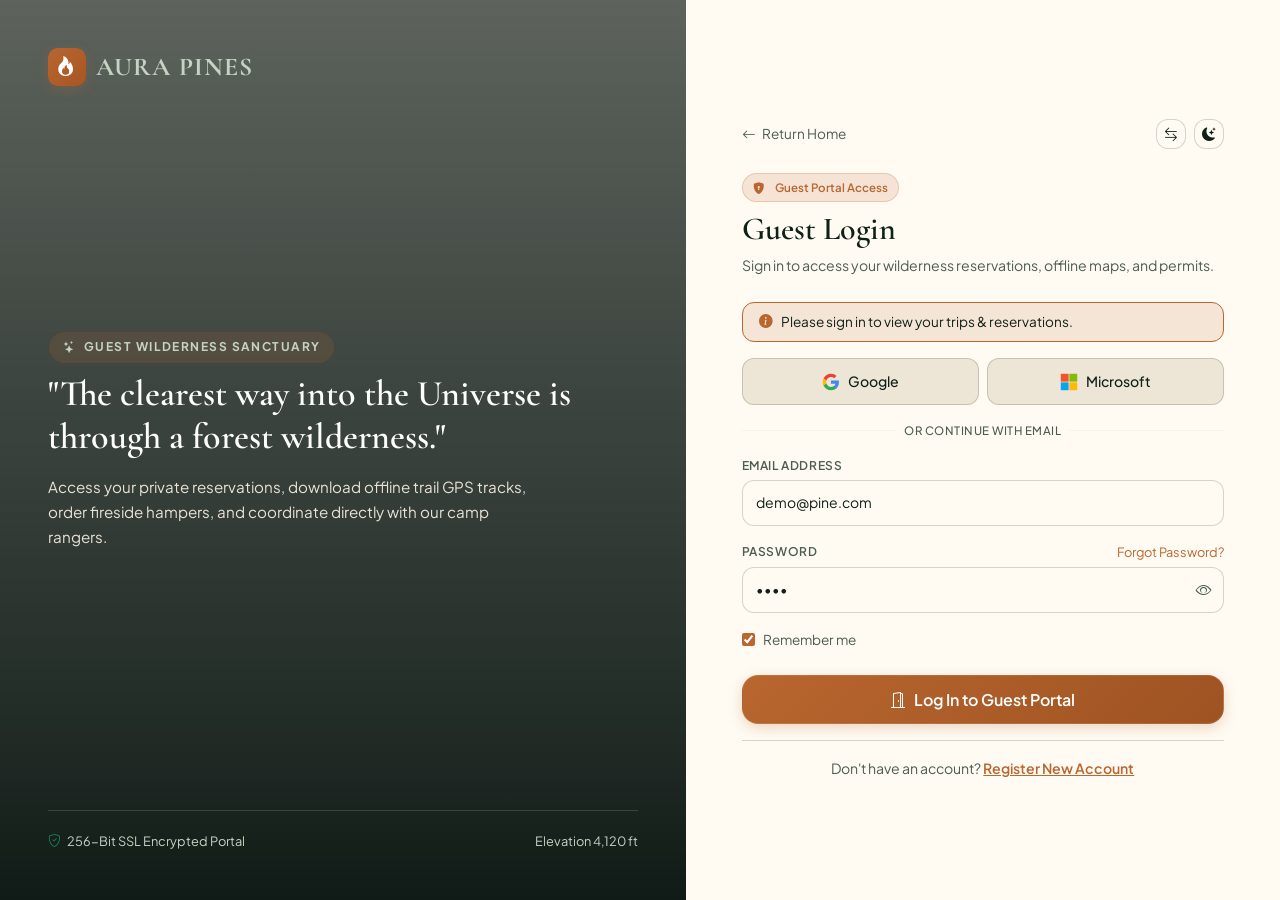
<file: login.html>
<!DOCTYPE html>
<html lang="en" data-theme="light" dir="ltr">
<head>
  <meta charset="UTF-8">
  <meta name="viewport" content="width=device-width, initial-scale=1.0">
  <title>Guest Portal Login & Registration | AURA PINES</title>
  <meta name="description" content="Access your Aura Pines guest portal to view upcoming wilderness bookings, customize trip itineraries, and access offline trailhead maps.">
  <meta property="og:title" content="Guest Portal - AURA PINES">

  <!-- Bootstrap 5.3.3 CSS -->
  <link href="https://cdn.jsdelivr.net/npm/bootstrap@5.3.3/dist/css/bootstrap.min.css" rel="stylesheet">
  <!-- Bootstrap Icons -->
  <link rel="stylesheet" href="https://cdn.jsdelivr.net/npm/bootstrap-icons@1.11.3/font/bootstrap-icons.min.css">
  
  <!-- Custom CSS -->
  <link rel="stylesheet" href="assets/css/variables.css">
  <link rel="stylesheet" href="assets/css/style.css">
  <style>
    .auth-split-wrapper {
      min-height: 100vh;
      display: flex;
    }
    .auth-image-col {
      flex: 1.1;
      position: relative;
      overflow: hidden;
      isolation: isolate;
      display: flex;
      flex-direction: column;
      justify-content: space-between;
      padding: 3rem;
      color: #FFF;
    }
    .auth-form-col {
      flex: 0.9;
      background: var(--bg-surface);
      display: flex;
      flex-direction: column;
      justify-content: center;
      padding: 3.5rem;
      position: relative;
    }
    @media (max-width: 991px) {
      .auth-split-wrapper {
        flex-direction: column;
      }
      .auth-image-col {
        min-height: 280px;
        flex: none;
        padding: 2rem;
      }
      .auth-form-col {
        flex: none;
        padding: 2rem 1.5rem;
      }
    }
    @media (max-width: 576px) {
      .auth-image-col {
        min-height: 220px;
        padding: 1.5rem 1rem;
      }
      .auth-form-col {
        padding: 1.5rem 1rem;
      }
      .auth-tab-btn {
        font-size: 0.95rem;
      }
    }
    @media (max-width: 360px) {
      .auth-form-col {
        padding: 1.25rem 0.75rem;
      }
      .auth-tab-btn {
        font-size: 0.85rem;
      }
    }
    .auth-tab-btn {
      background: none;
      border: none;
      color: var(--text-muted);
      font-weight: 600;
      font-size: 1.1rem;
      padding-bottom: 0.5rem;
      border-bottom: 2px solid transparent;
      cursor: pointer;
      transition: all var(--transition-fast);
    }
    .auth-tab-btn.active {
      color: var(--accent-primary);
      border-bottom-color: var(--accent-primary);
    }
    .btn-social-auth {
      display: inline-flex;
      align-items: center;
      justify-content: center;
      width: 100%;
      padding: 0.68rem 1rem;
      background: var(--bg-elevated);
      border: 1px solid var(--border-color);
      border-radius: var(--radius-md);
      color: var(--text-primary);
      font-size: 0.88rem;
      font-weight: 500;
      transition: all var(--transition-fast);
      cursor: pointer;
      text-decoration: none;
      gap: 0.5rem;
    }
    .btn-social-auth:hover {
      background: var(--accent-subtle);
      border-color: var(--accent-primary);
      color: var(--accent-primary);
      transform: translateY(-2px);
      box-shadow: 0 4px 12px rgba(0, 0, 0, 0.08);
    }
    .btn-social-auth:active {
      transform: translateY(1px) scale(0.98);
    }
    .btn-social-auth svg {
      flex-shrink: 0;
    }
    .auth-image-col h2,
    .auth-image-col strong {
      color: #FFFFFF !important;
    }
    .auth-image-col p {
      color: #E8E2D5 !important;
    }
    .auth-image-col .text-muted,
    .auth-image-col span {
      color: #C5D4C2 !important;
    }
  </style>
</head>
<body>

  <div class="auth-split-wrapper">
    <!-- LEFT: OUTDOORSY SCENIC VISUAL WITH MOVING BACKGROUND -->
    <div class="auth-image-col">
      <div class="hero-bg-animated hero-bg-zoom" style="background-image: url('https://images.unsplash.com/photo-1510312305653-8ed496efae75?auto=format&fit=crop&w=1400&q=85');"></div>
      <div class="hero-overlay"></div>
      <div style="position: relative; z-index: 2; height: 100%; display: flex; flex-direction: column; justify-content: space-between; gap: 2rem;">
        <div>
          <a href="index.html" class="brand-logo" style="color: #FFF;">
            <div class="brand-icon"><i class="bi bi-fire"></i></div>
            <span>AURA PINES</span>
          </a>
        </div>

        <div>
          <span class="section-badge mb-2"><i class="bi bi-stars"></i> Guest Wilderness Sanctuary</span>
          <h2 style="font-family: var(--font-serif); font-size: 2.25rem; line-height: 1.2; margin-bottom: 1rem; color: #FFF;">
            "The clearest way into the Universe is through a forest wilderness."
          </h2>
          <p style="color: #E8E2D5 !important; max-width: 480px; font-size: 0.95rem;">
            Access your private reservations, download offline trail GPS tracks, order fireside hampers, and coordinate directly with our camp rangers.
          </p>
        </div>

        <div class="d-flex justify-content-between align-items-center text-muted" style="font-size: 0.8rem; border-top: 1px solid rgba(255,255,255,0.15); padding-top: 1.25rem;">
          <span><i class="bi bi-shield-check text-success me-1"></i> 256-Bit SSL Encrypted Portal</span>
          <span>Elevation 4,120 ft</span>
        </div>
      </div>
    </div>

    <!-- RIGHT: INTERACTIVE AUTH FORM -->
    <div class="auth-form-col">
      
      <!-- Top Quick Controls -->
      <div class="d-flex justify-content-between align-items-center mb-4">
        <a href="index.html" style="font-size: 0.85rem; color: var(--text-muted);"><i class="bi bi-arrow-left me-1"></i> Return Home</a>
        <div class="d-flex gap-2">
          <button class="icon-btn-toggle rtl-toggle-btn" title="Toggle RTL layout" aria-label="Toggle text direction" style="width: 30px; height: 30px; font-size: 0.85rem;">
            <i class="bi bi-arrow-left-right"></i>
          </button>
          <button class="icon-btn-toggle theme-toggle-btn" title="Toggle theme" aria-label="Toggle light or dark theme" style="width: 30px; height: 30px; font-size: 0.85rem;">
            <i class="bi bi-moon-stars-fill"></i>
          </button>
        </div>
      </div>

      <!-- LOGIN VIEW (Default Active View) -->
      <div id="authViewLogin">
        <!-- Direct Login Heading -->
        <div class="mb-4">
          <span class="camp-badge badge-ember mb-2" style="font-size: 0.72rem;"><i class="bi bi-shield-lock-fill me-1"></i> Guest Portal Access</span>
          <h2 style="font-family: var(--font-serif); font-size: 2rem; margin-bottom: 0.35rem; color: var(--text-primary);">Guest Login</h2>
          <p style="font-size: 0.88rem; color: var(--text-muted); margin-bottom: 0;">Sign in to access your wilderness reservations, offline maps, and permits.</p>
        </div>

        <!-- Redirect / Auth Notice Banner -->
        <div id="authNoticeBanner" class="alert d-flex align-items-center gap-2 mb-3 py-2 px-3" style="display: none; background: var(--accent-subtle); border: 1px solid var(--accent-primary); color: var(--text-primary); border-radius: var(--radius-md); font-size: 0.85rem;">
          <i class="bi bi-info-circle-fill flex-shrink-0" style="color: var(--accent-primary);"></i>
          <span id="authNoticeText">Please sign in to view your trips &amp; reservations.</span>
        </div>

        <!-- Social Logins (Google & Microsoft) -->
        <div class="row g-2 mb-3">
          <div class="col-6">
            <button type="button" class="btn-social-auth" id="btnGoogleAuth" onclick="loginWithProvider('Google')">
              <svg width="18" height="18" viewBox="0 0 24 24" aria-hidden="true">
                <path fill="#4285F4" d="M22.56 12.25c0-.78-.07-1.53-.2-2.25H12v4.26h5.92c-.26 1.37-1.04 2.53-2.21 3.31v2.77h3.57c2.08-1.92 3.28-4.74 3.28-8.09z"/>
                <path fill="#34A853" d="M12 23c2.97 0 5.46-.98 7.28-2.66l-3.57-2.77c-.98.66-2.23 1.06-3.71 1.06-2.86 0-5.29-1.93-6.16-4.53H2.18v2.84C3.99 20.53 7.7 23 12 23z"/>
                <path fill="#FBBC05" d="M5.84 14.09c-.22-.66-.35-1.36-.35-2.09s.13-1.43.35-2.09V7.06H2.18C1.43 8.55 1 10.22 1 12s.43 3.45 1.18 4.94l2.85-2.22.81-.63z"/>
                <path fill="#EA4335" d="M12 5.38c1.62 0 3.06.56 4.21 1.64l3.15-3.15C17.45 2.09 14.97 1 12 1 7.7 1 3.99 3.47 2.18 7.06l3.66 2.84c.87-2.6 3.3-4.52 6.16-4.52z"/>
              </svg>
              <span>Google</span>
            </button>
          </div>
          <div class="col-6">
            <button type="button" class="btn-social-auth" id="btnMicrosoftAuth" onclick="loginWithProvider('Microsoft')">
              <svg width="18" height="18" viewBox="0 0 23 23" aria-hidden="true">
                <path fill="#f35325" d="M1 1h10v10H1z"/>
                <path fill="#81bc06" d="M12 1h10v10H12z"/>
                <path fill="#05a6f0" d="M1 12h10v10H1z"/>
                <path fill="#ffba08" d="M12 12h10v10H12z"/>
              </svg>
              <span>Microsoft</span>
            </button>
          </div>
        </div>

        <!-- Divider -->
        <div class="d-flex align-items-center my-3" style="color: var(--text-muted); font-size: 0.8rem;">
          <hr class="flex-grow-1 my-0" style="opacity: 0.2; border-color: var(--border-color);">
          <span class="px-2" style="font-weight: 500; text-transform: uppercase; letter-spacing: 0.5px; font-size: 0.72rem;">or continue with email</span>
          <hr class="flex-grow-1 my-0" style="opacity: 0.2; border-color: var(--border-color);">
        </div>

        <form id="formLogin" novalidate>
          <div class="mb-3">
            <label for="loginEmail" class="search-field-label mb-1">Email Address</label>
            <input type="email" id="loginEmail" data-type="email" class="search-field-input" value="demo@pine.com" placeholder="demo@pine.com" autocomplete="email" required>
          </div>

          <div class="mb-3">
            <div class="d-flex justify-content-between align-items-center mb-1">
              <label for="loginPassword" class="search-field-label mb-0">Password</label>
              <a href="#" onclick="switchAuthView('forgot'); return false;" style="font-size: 0.8rem; color: var(--accent-primary);">Forgot Password?</a>
            </div>
            <div class="position-relative">
              <input type="password" id="loginPassword" class="search-field-input" value="1234" placeholder="••••••••" autocomplete="current-password" required>
              <button type="button" class="btn-toggle-pwd" onclick="togglePasswordVisibility('loginPassword', this)">
                <i class="bi bi-eye"></i>
              </button>
            </div>
          </div>

          <div class="d-flex justify-content-between align-items-center mb-4">
            <label class="d-flex align-items-center gap-2" style="font-size: 0.85rem; color: var(--text-muted); cursor: pointer;">
              <input type="checkbox" id="rememberMe" checked style="accent-color: var(--accent-primary);"> Remember me
            </label>
          </div>

          <button type="submit" class="btn-camp btn-camp-primary w-100 btn-lg mb-3">
            <i class="bi bi-door-open"></i> Log In to Guest Portal
          </button>

          <!-- Register link below login -->
          <div class="text-center pt-3 border-top" style="border-color: var(--border-color) !important;">
            <p class="mb-0" style="font-size: 0.88rem; color: var(--text-muted);">
              Don't have an account? 
              <a href="#" id="linkToRegister" onclick="switchAuthView('register'); return false;" style="color: var(--accent-primary); font-weight: 600; text-decoration: underline;">Register New Account</a>
            </p>
          </div>
        </form>
      </div>

      <!-- REGISTER FORM -->
      <div id="authViewRegister" style="display: none;">
        <div class="mb-3">
          <span class="camp-badge badge-forest mb-2" style="font-size: 0.72rem;"><i class="bi bi-person-badge me-1"></i> New Guest</span>
          <h2 style="font-family: var(--font-serif); font-size: 1.85rem; margin-bottom: 0.35rem; color: var(--text-primary);">Create Guest Account</h2>
          <p style="font-size: 0.85rem; color: var(--text-muted); margin-bottom: 0;">Register to unlock member perks, trail permits, and fireside hampers.</p>
        </div>
        <form id="formRegister" novalidate>
          <div class="row g-2 mb-3">
            <div class="col-md-6">
              <label for="regFirstName" class="search-field-label mb-1">First Name</label>
              <input type="text" id="regFirstName" data-type="name" class="search-field-input" placeholder="Julian" pattern="^[a-zA-ZÀ-ÿ\s'\-]{2,30}$" title="Letters and spaces only (no numbers or symbols)" autocomplete="given-name" required>
            </div>
            <div class="col-md-6">
              <label for="regLastName" class="search-field-label mb-1">Last Name</label>
              <input type="text" id="regLastName" data-type="name" class="search-field-input" placeholder="Vance" pattern="^[a-zA-ZÀ-ÿ\s'\-]{2,30}$" title="Letters and spaces only (no numbers or symbols)" autocomplete="family-name" required>
            </div>
          </div>

          <div class="mb-3">
            <label for="regEmail" class="search-field-label mb-1">Email Address</label>
            <input type="email" id="regEmail" data-type="email" class="search-field-input" placeholder="julian@example.com" autocomplete="email" required>
          </div>

          <div class="mb-3">
            <label for="regPassword" class="search-field-label mb-1">Create Password</label>
            <div class="position-relative">
              <input type="password" id="regPassword" class="search-field-input" placeholder="Minimum 8 characters" required minlength="8" autocomplete="new-password">
              <button type="button" class="btn-toggle-pwd" onclick="togglePasswordVisibility('regPassword', this)">
                <i class="bi bi-eye"></i>
              </button>
            </div>
          </div>

          <div class="mb-4">
            <label class="d-flex align-items-center gap-2" style="font-size: 0.8rem; color: var(--text-muted); cursor: pointer;">
              <input type="checkbox" required style="accent-color: var(--accent-primary);"> I agree to the Camp Wildlife Safety & Park Rules
            </label>
          </div>

          <button type="submit" class="btn-camp btn-camp-primary w-100 btn-lg mb-3">
            <i class="bi bi-person-plus"></i> Create Guest Account
          </button>

          <div class="text-center pt-3 border-top" style="border-color: var(--border-color) !important;">
            <p class="mb-0" style="font-size: 0.88rem; color: var(--text-muted);">
              Already have an account? 
              <a href="#" onclick="switchAuthView('login'); return false;" style="color: var(--accent-primary); font-weight: 600; text-decoration: underline;">Log In here</a>
            </p>
          </div>
        </form>
      </div>

      <!-- FORGOT PASSWORD FORM -->
      <div id="authViewForgot" style="display: none;">
        <h4 style="margin-bottom: 0.5rem;">Reset Guest Password</h4>
        <p style="font-size: 0.85rem; color: var(--text-muted); margin-bottom: 1.5rem;">Enter the email associated with your reservations and we'll send a password reset code.</p>
        <form id="formForgot" novalidate>
          <div class="mb-4">
            <label for="forgotEmail" class="search-field-label mb-1">Your Email</label>
            <input type="email" id="forgotEmail" data-type="email" class="search-field-input" placeholder="guest@campwild.com" autocomplete="email" required>
          </div>
          <button type="submit" class="btn-camp btn-camp-primary w-100 btn-lg mb-3">
            Send Reset Instructions
          </button>
          <div class="text-center">
            <button type="button" class="btn-camp btn-camp-ghost btn-sm" onclick="switchAuthView('login')">
              <i class="bi bi-arrow-left"></i> Back to Login
            </button>
          </div>
        </form>
      </div>

    </div>
  </div>

  <!-- SCRIPTS -->
  <script src="https://cdn.jsdelivr.net/npm/bootstrap@5.3.3/dist/js/bootstrap.bundle.min.js"></script>
  <script src="assets/js/images-config.js"></script>
  <script src="assets/js/store.js"></script>
  <script src="assets/js/main.js"></script>

  <script>
    function switchAuthView(view) {
      document.getElementById('authViewLogin').style.display = view === 'login' ? 'block' : 'none';
      document.getElementById('authViewRegister').style.display = view === 'register' ? 'block' : 'none';
      document.getElementById('authViewForgot').style.display = view === 'forgot' ? 'block' : 'none';

      if (typeof window.setupFormDataTypeRestrictions === 'function') {
        window.setupFormDataTypeRestrictions(document);
      }
    }

    function togglePasswordVisibility(fieldId, btn) {
      const input = document.getElementById(fieldId);
      if (!input) return;
      const isPassword = input.type === 'password';
      input.type = isPassword ? 'text' : 'password';
      btn.innerHTML = isPassword ? '<i class="bi bi-eye-slash"></i>' : '<i class="bi bi-eye"></i>';
    }

    // Helper: Determine redirect target (prioritizes URL redirect parameter & stored destination)
    function getAuthRedirectTarget() {
      let target = null;
      try {
        const urlParams = new URLSearchParams(window.location.search);
        target = urlParams.get('redirect');
        if (target && !target.includes('#') && window.location.hash) {
          target += window.location.hash;
        }
      } catch (_) {}

      if (!target) {
        try {
          target = sessionStorage.getItem('aurapines_auth_redirect');
          if (target) sessionStorage.removeItem('aurapines_auth_redirect');
        } catch (_) {}
      }

      if (target && typeof target === 'string') {
        const clean = target.trim();
        if (clean.startsWith('dashboard.html') || clean.startsWith('booking.html') || clean.startsWith('index.html') || clean.startsWith('packages.html') || clean.startsWith('activities.html')) {
          return clean;
        }
      }
      return 'index.html';
    }

    // Helper: Check for logout notice or auth redirect notice
    function checkAuthNoticeAndLogout() {
      let isLoggedOut = false;
      try {
        const urlParams = new URLSearchParams(window.location.search);
        isLoggedOut = Boolean(urlParams.get('logout') || urlParams.get('logged_out'));
      } catch (_) {}

      if (isLoggedOut) {
        if (window.CampStore) window.CampStore.logout();
        try {
          sessionStorage.removeItem('aurapines_active_tab');
          sessionStorage.removeItem('aurapines_auth_redirect');
        } catch (_) {}
        setTimeout(() => {
          showToast('You have been signed out safely. Come back anytime!', 'info', 3200);
        }, 150);
      }

      const target = getAuthRedirectTarget();
      const banner = document.getElementById('authNoticeBanner');
      const text = document.getElementById('authNoticeText');
      if (banner && text && target && target !== 'index.html') {
        const isTrips = target.includes('#bookings') || target.toLowerCase().includes('bookings');
        if (isTrips) {
          text.textContent = 'Please log in to view your trips & reservations.';
        } else if (target.startsWith('dashboard.html')) {
          text.textContent = 'Please log in to access your Guest Dashboard.';
        } else {
          text.textContent = 'Please log in to continue.';
        }
        banner.style.display = 'flex';
      }
    }

    // Helper: Complete login and route user to intended section
    function completeLoginRedirect(customMsg) {
      const target = getAuthRedirectTarget();
      const isTrips = target.includes('#bookings') || target.toLowerCase().includes('bookings');
      const isDashboard = target.startsWith('dashboard.html');

      let toastMsg = customMsg;
      if (!toastMsg) {
        if (isTrips) {
          toastMsg = 'Login successful! Taking you to your trips...';
        } else if (isDashboard) {
          toastMsg = 'Login successful! Taking you to Guest Dashboard...';
        } else {
          toastMsg = 'Login successful! Redirecting to home page...';
        }
      }

      showToast(toastMsg, 'success');
      setTimeout(() => {
        window.location.href = target;
      }, 650);
    }

    // Social Provider Login (Google & Microsoft)
    function loginWithProvider(provider) {
      const providerUser = provider === 'Google'
        ? { name: 'Google Guest', email: 'demo@pine.com' }
        : { name: 'Microsoft Guest', email: 'demo@pine.com' };

      if (window.CampStore) {
        window.CampStore.updateUser({
          name: providerUser.name,
          email: providerUser.email,
          isLoggedIn: true
        });
      }

      completeLoginRedirect(`Signed in with ${provider}! Taking you to your trips...`);
    }

    // Login Submission
    document.getElementById('formLogin').addEventListener('submit', (e) => {
      e.preventDefault();
      const emailInput = document.getElementById('loginEmail');
      const pwdInput = document.getElementById('loginPassword');

      if (window.validateFieldDataType && !window.validateFieldDataType(emailInput, true)) {
        return;
      }
      if (!pwdInput.value) {
        if (window.showFieldError) window.showFieldError(pwdInput, 'Please enter your password.');
        return;
      }

      const email = emailInput.value.trim();
      const pwd = pwdInput.value;

      // Allow demo credentials (demo@pine.com / 1234) or any registered user
      if (email === 'demo@pine.com' && pwd !== '1234') {
        if (window.showFieldError) {
          window.showFieldError(pwdInput, 'Invalid password. Default demo password is 1234.');
        } else {
          showToast('Invalid password. Default demo password is 1234.', 'error');
        }
        return;
      }

      if (window.CampStore) {
        window.CampStore.login(email, pwd);
      }

      completeLoginRedirect();
    });

    // Register Submission
    document.getElementById('formRegister').addEventListener('submit', (e) => {
      e.preventDefault();
      const form = document.getElementById('formRegister');
      if (window.validateFormDataType && !window.validateFormDataType(form)) {
        return;
      }

      const fname = document.getElementById('regFirstName').value.trim();
      const lname = document.getElementById('regLastName').value.trim();
      const email = document.getElementById('regEmail').value.trim();

      if (window.CampStore) {
        window.CampStore.updateUser({
          name: `${fname} ${lname}`,
          email: email,
          isLoggedIn: true
        });
      }

      completeLoginRedirect(`Welcome to the wilderness, ${fname}!`);
    });

    // Run auth notice check on load
    document.addEventListener('DOMContentLoaded', checkAuthNoticeAndLogout);

    // Forgot Password Submission
    document.getElementById('formForgot').addEventListener('submit', (e) => {
      e.preventDefault();
      const forgotEmailInput = document.getElementById('forgotEmail');
      if (window.validateFieldDataType && !window.validateFieldDataType(forgotEmailInput, true)) {
        return;
      }
      showToast('A demo reset link has been dispatched to your email!', 'info');
      switchAuthView('login');
    });
  </script>
</body>
</html>
</file>
<file: assets/css/variables.css>
/**
 * AURA PINES - Camping Ground & Adventure Camp
 * Design Tokens & Theme Variables: Midnight Pine & Ember
 * Includes Dark Mode (Default), Light Mode, RTL Logical Tokens & Typography Scale
 */

@import url('https://fonts.googleapis.com/css2?family=Cormorant+Garamond:ital,wght@0,400;0,500;0,600;0,700;1,400;1,600&family=Plus+Jakarta+Sans:wght@300;400;500;600;700;800&display=swap');

:root {
  /* Font Families */
  --font-serif: 'Cormorant Garamond', Georgia, serif;
  --font-sans: 'Plus Jakarta Sans', system-ui, -apple-system, BlinkMacSystemFont, 'Segoe UI', Roboto, sans-serif;

  /* Typography Scale */
  --fs-xs: 0.75rem;    /* 12px */
  --fs-sm: 0.875rem;   /* 14px */
  --fs-base: 1rem;     /* 16px */
  --fs-md: 1.125rem;   /* 18px */
  --fs-lg: 1.25rem;    /* 20px */
  --fs-xl: 1.5rem;     /* 24px */
  --fs-2xl: 1.875rem;  /* 30px */
  --fs-3xl: 2.25rem;   /* 36px */
  --fs-4xl: 3rem;      /* 48px */
  --fs-5xl: 3.75rem;   /* 60px */
  --fs-display: 4.5rem;/* 72px */

  /* Border Radii */
  --radius-sm: 8px;
  --radius-md: 12px;
  --radius-lg: 16px;
  --radius-xl: 22px;
  --radius-full: 9999px;

  /* Transitions */
  --transition-fast: 180ms cubic-bezier(0.4, 0, 0.2, 1);
  --transition-normal: 280ms cubic-bezier(0.4, 0, 0.2, 1);
  --transition-smooth: 420ms cubic-bezier(0.16, 1, 0.3, 1);

  /* Shadows (Dark baseline) */
  --shadow-sm: 0 2px 8px rgba(0, 0, 0, 0.35);
  --shadow-md: 0 6px 20px rgba(0, 0, 0, 0.45);
  --shadow-lg: 0 14px 36px rgba(0, 0, 0, 0.55);
  --shadow-glow: 0 0 35px rgba(210, 130, 74, 0.28);
  --shadow-teal: 0 0 25px rgba(79, 143, 138, 0.22);
}

/* ============================================================
   LIGHT MODE (DEFAULT) - "Warm Parchment & Linen"
   ============================================================ */
:root,
[data-theme="light"] {
  --bg-app: #F6F1E7;               /* Warm Parchment */
  --bg-surface: #FFFBF3;           /* Crisp Linen */
  --bg-elevated: #EDE5D5;
  --bg-glass: rgba(255, 251, 243, 0.94);
  --bg-overlay: rgba(246, 241, 231, 0.92);

  --border-color: rgba(18, 38, 29, 0.18);
  --border-focus: rgba(185, 102, 47, 0.85);
  --border-subtle: rgba(18, 38, 29, 0.10);

  --accent-primary: #B9662F;       /* Ember Copper adjusted for AA */
  --accent-hover: #9E5322;
  --accent-subtle: rgba(185, 102, 47, 0.15);
  --accent-glow: rgba(185, 102, 47, 0.25);

  --accent-secondary: #225C57;     /* Glacier Teal deep for light mode */
  --accent-secondary-hover: #17423F;
  --accent-secondary-subtle: rgba(34, 92, 87, 0.15);

  --text-primary: #0F2018;         /* High-contrast Deep Pine */
  --text-secondary: #25392F;       /* Rich Dark Pine */
  --text-muted: #4B5E51;           /* Crisp Sage Stone (high contrast > 5:1 on #FFFBF3) */
  --text-dim: #677A6C;

  --placeholder-color: #6C7F72;

  --state-success: #2E733D;
  --state-success-bg: rgba(46, 115, 61, 0.14);
  --state-warning: #A3710E;
  --state-warning-bg: rgba(163, 113, 14, 0.14);
  --state-danger: #B53E30;
  --state-danger-bg: rgba(181, 62, 48, 0.14);
  --state-info: #225C57;

  --shadow-sm: 0 2px 8px rgba(18, 38, 29, 0.08);
  --shadow-md: 0 6px 20px rgba(18, 38, 29, 0.12);
  --shadow-lg: 0 14px 34px rgba(18, 38, 29, 0.16);
  --shadow-glow: 0 0 30px rgba(185, 102, 47, 0.2);
  --shadow-teal: 0 0 20px rgba(34, 92, 87, 0.16);

  --nav-bg: rgba(246, 241, 231, 0.95);
  --card-gradient: linear-gradient(145deg, #FFFBF3, #F6F1E7);
  --hero-overlay: linear-gradient(180deg, rgba(11, 22, 18, 0.65) 0%, rgba(11, 22, 18, 0.90) 80%, rgba(11, 22, 18, 0.98) 100%);
  --sidebar-bg: #EFE8DC;
  --sidebar-active: #DFD5C3;

  --btn-close-filter: none;

  color-scheme: light;
}

/* ============================================================
   DARK MODE - "Midnight Pine & Ember"
   ============================================================ */
[data-theme="dark"] {
  --bg-app: #0B1612;               /* Midnight Pine */
  --bg-surface: #12221B;           /* Deep Spruce */
  --bg-elevated: #1A2E25;          /* Forest Shadow */
  --bg-glass: rgba(18, 34, 27, 0.88);
  --bg-overlay: rgba(11, 22, 18, 0.90);

  --border-color: rgba(169, 184, 160, 0.22); /* Moss Mist */
  --border-focus: rgba(210, 130, 74, 0.75);
  --border-subtle: rgba(169, 184, 160, 0.12);

  --accent-primary: #D2824A;       /* Ember Copper */
  --accent-hover: #E39A5E;         /* Burnished Amber */
  --accent-subtle: rgba(210, 130, 74, 0.18);
  --accent-glow: rgba(210, 130, 74, 0.38);

  --accent-secondary: #4F8F8A;     /* Glacier Teal */
  --accent-secondary-hover: #62A49F;
  --accent-secondary-subtle: rgba(79, 143, 138, 0.20);

  --text-primary: #F4EFE6;         /* Bright Moonstone Sand */
  --text-secondary: #DDD5C5;       /* Warm Sand */
  --text-muted: #B5C3B0;           /* Crisp Lichen Sage (high contrast > 5:1 on #12221B) */
  --text-dim: #8E9F8B;

  --placeholder-color: #7E9080;

  --state-success: #7FB58A;
  --state-success-bg: rgba(127, 181, 138, 0.18);
  --state-warning: #E6B65C;
  --state-warning-bg: rgba(230, 182, 92, 0.18);
  --state-danger: #D96958;
  --state-danger-bg: rgba(217, 105, 88, 0.18);
  --state-info: #4F8F8A;

  --shadow-sm: 0 2px 8px rgba(0, 0, 0, 0.35);
  --shadow-md: 0 6px 20px rgba(0, 0, 0, 0.45);
  --shadow-lg: 0 14px 36px rgba(0, 0, 0, 0.55);
  --shadow-glow: 0 0 35px rgba(210, 130, 74, 0.28);
  --shadow-teal: 0 0 25px rgba(79, 143, 138, 0.22);

  --nav-bg: rgba(11, 22, 18, 0.92);
  --card-gradient: linear-gradient(145deg, rgba(26, 46, 37, 0.75), rgba(18, 34, 27, 0.98));
  --hero-overlay: linear-gradient(180deg, rgba(11, 22, 18, 0.50) 0%, rgba(11, 22, 18, 0.88) 75%, #0B1612 100%);
  --sidebar-bg: #0E1D17;
  --sidebar-active: #182C23;

  --btn-close-filter: invert(1) grayscale(100%) brightness(200%);

  color-scheme: dark;
}

/* ============================================================
   RTL CONFIGURATION & LOGICAL PROPERTIES
   Ensures layout flips seamlessly and all punctuation marks
   (. ? ! : ; etc.) remain firmly on the right side of text.
   ============================================================ */
[dir="rtl"] {
  direction: rtl;
  text-align: right;
}

[dir="rtl"] p,
[dir="rtl"] h1,
[dir="rtl"] h2,
[dir="rtl"] h3,
[dir="rtl"] h4,
[dir="rtl"] h5,
[dir="rtl"] h6,
[dir="rtl"] li,
[dir="rtl"] blockquote,
[dir="rtl"] .section-desc,
[dir="rtl"] .section-title,
[dir="rtl"] .hero-headline,
[dir="rtl"] .hero-lead,
[dir="rtl"] .testimonial-quote,
[dir="rtl"] .camp-card-desc,
[dir="rtl"] .camp-card-title,
[dir="rtl"] .amenity-desc,
[dir="rtl"] .amenity-title,
[dir="rtl"] .timeline-card p,
[dir="rtl"] .timeline-card h4,
[dir="rtl"] .accordion-button,
[dir="rtl"] .accordion-body,
[dir="rtl"] .modal-body,
[dir="rtl"] .camp-toast,
[dir="rtl"] .footer-links a {
  unicode-bidi: plaintext;
  text-align: right;
}

/* Explicitly centered elements */
[dir="rtl"] .text-center,
[dir="rtl"] .text-center p,
[dir="rtl"] .text-center h1,
[dir="rtl"] .text-center h2,
[dir="rtl"] .text-center h3,
[dir="rtl"] .text-center .section-desc,
[dir="rtl"] .text-center .section-title,
[dir="rtl"] .text-center .section-badge,
[dir="rtl"] .amenity-card,
[dir="rtl"] .amenity-card p,
[dir="rtl"] .amenity-card h4,
[dir="rtl"] .stat-item,
[dir="rtl"] .stat-item *,
[dir="rtl"] .camp-footer .footer-bottom,
[dir="rtl"] .page-hero-animated,
[dir="rtl"] .page-hero-animated * {
  text-align: center !important;
  unicode-bidi: plaintext;
}

[dir="rtl"] .text-start {
  text-align: right !important;
}

[dir="rtl"] .text-end {
  text-align: left !important;
}

[dir="rtl"] .rtl-mirror {
  transform: scaleX(-1);
}

[dir="rtl"] .dropdown-menu {
  text-align: right;
}
</file>
<file: assets/css/style.css>
/**
 * AURA PINES - Main Stylesheet
 * Premium Camping Ground & Adventure Camp HTML Template
 * ThemeForest / TemplateMonster Standard
 */

@import url('./variables.css');

/* ============================================================
   GLOBAL RESETS & BASE STYLES
   ============================================================ */
*,
*::before,
*::after {
  box-sizing: border-box;
}

html {
  scroll-behavior: smooth;
  font-size: 16px;
  overflow-x: clip;
}

body {
  margin: 0;
  padding: 0;
  background-color: var(--bg-app);
  color: var(--text-primary);
  font-family: var(--font-sans);
  font-size: var(--fs-base);
  line-height: 1.65;
  -webkit-font-smoothing: antialiased;
  -moz-osx-font-smoothing: grayscale;
  overflow-x: clip;
  transition: background-color var(--transition-normal), color var(--transition-normal);
}

h1, h2, h3, h4, h5, h6,
.font-serif,
.display-title {
  font-family: var(--font-serif);
  color: var(--text-primary);
  font-weight: 600;
  line-height: 1.2;
  margin-top: 0;
}

p {
  margin-bottom: 1rem;
  color: var(--text-secondary);
}

.text-muted {
  color: var(--text-muted) !important;
}

.text-secondary {
  color: var(--text-secondary) !important;
}

.card {
  background-color: var(--bg-surface) !important;
  color: var(--text-primary) !important;
  border-color: var(--border-color) !important;
}

.modal-content {
  background-color: var(--bg-surface) !important;
  color: var(--text-primary) !important;
  border-color: var(--border-color) !important;
}

.btn-close,
.btn-close-white {
  filter: var(--btn-close-filter) !important;
  opacity: 0.85;
}

.btn-close:hover,
.btn-close-white:hover {
  opacity: 1;
}

/* ============================================================
   CUSTOM ICON EXTENSIONS (BOOTSTRAP ICONS)
   ============================================================ */
.bi-tent,
i.bi-tent {
  display: inline-flex;
  align-items: center;
  justify-content: center;
  line-height: 1;
}

.bi-tent::before,
i.bi-tent::before {
  content: "";
  display: inline-block;
  width: 1.15em;
  height: 1.15em;
  vertical-align: -0.15em;
  background-color: currentColor;
  -webkit-mask: url("data:image/svg+xml,%3Csvg xmlns='http://www.w3.org/2000/svg' viewBox='0 0 24 24' fill='none' stroke='%23000' stroke-width='2' stroke-linecap='round' stroke-linejoin='round'%3E%3Cpath d='M19 20 10 4 1 20h18Z'/%3E%3Cpath d='m14 20-5-8.5-5 8.5'/%3E%3Cpath d='M4 20h16'/%3E%3Cpath d='m19 20 4-7'/%3E%3C/svg%3E") no-repeat center / contain;
  mask: url("data:image/svg+xml,%3Csvg xmlns='http://www.w3.org/2000/svg' viewBox='0 0 24 24' fill='none' stroke='%23000' stroke-width='2' stroke-linecap='round' stroke-linejoin='round'%3E%3Cpath d='M19 20 10 4 1 20h18Z'/%3E%3Cpath d='m14 20-5-8.5-5 8.5'/%3E%3Cpath d='M4 20h16'/%3E%3Cpath d='m19 20 4-7'/%3E%3C/svg%3E") no-repeat center / contain;
}
  opacity: 1;
}

/* Form Controls & Bootstrap Overrides */
.form-control,
.form-select {
  background-color: var(--bg-surface) !important;
  color: var(--text-primary) !important;
  border: 1px solid var(--border-color) !important;
}

.form-control:focus,
.form-select:focus {
  background-color: var(--bg-surface) !important;
  color: var(--text-primary) !important;
  border-color: var(--accent-primary) !important;
  box-shadow: 0 0 0 3px var(--accent-subtle) !important;
}

.form-check-input {
  background-color: var(--bg-elevated) !important;
  border-color: var(--border-color) !important;
}

.form-check-input:checked {
  background-color: var(--accent-primary) !important;
  border-color: var(--accent-primary) !important;
}

/* Permanent High-Contrast Overrides on Dark Photographic/Gradient Sections */
.cta-banner-dark h1,
.cta-banner-dark h2,
.cta-banner-dark h3,
.cta-banner-dark h4,
.cta-banner-dark strong {
  color: #FFFFFF !important;
}

.cta-banner-dark p,
.cta-banner-dark .section-desc {
  color: #E8E2D5 !important;
}

.cta-banner-dark .text-muted {
  color: #B5C3B0 !important;
}

.hero-campsite .section-badge,
.hero-expedition .section-badge {
  background: rgba(210, 130, 74, 0.2) !important;
  color: #F8C39B !important;
  border-color: rgba(210, 130, 74, 0.4) !important;
}

a {
  color: var(--accent-primary);
  text-decoration: none;
  transition: color var(--transition-fast);
}

a:hover {
  color: var(--accent-hover);
}

img {
  max-width: 100%;
  height: auto;
  display: block;
}

/* ============================================================
   CONTAINER & LAYOUT (WITH ENTRANCE & SCROLL REVEAL ANIMATIONS)
   ============================================================ */
.camp-container {
  width: 100%;
  max-width: 1320px;
  margin-inline: auto;
  padding-inline: 1.5rem;
  position: relative;
}

/* Hero Section Container Entrance Animation (Runs immediately on load) */
.hero-campsite .camp-container,
.hero-expedition .camp-container,
.page-hero-animated .camp-container,
.coming-soon-wrapper .camp-container,
.error-hero-animated .camp-container {
  animation: campContainerHeroIn 0.9s cubic-bezier(0.16, 1, 0.3, 1) both;
  will-change: transform, opacity;
}

@keyframes campContainerHeroIn {
  0% {
    opacity: 0;
    transform: translateY(26px);
  }
  100% {
    opacity: 1;
    transform: translateY(0);
  }
}

/* Progressive Scroll Reveal for Content Containers */
body.camp-motion-ready .camp-container {
  opacity: 0;
  transform: translateY(28px);
  transition: opacity 0.8s cubic-bezier(0.16, 1, 0.3, 1),
              transform 0.8s cubic-bezier(0.16, 1, 0.3, 1);
  will-change: transform, opacity;
}

/* Revealed State: Rich Multi-Layer Entrance Animations */
.camp-container.camp-visible,
body.camp-motion-ready .camp-container.camp-visible {
  opacity: 1;
  transform: translateY(0);
  animation: campContainerVisibleEntrance 0.85s cubic-bezier(0.16, 1, 0.3, 1) both;
}

@keyframes campContainerVisibleEntrance {
  0% {
    opacity: 0;
    transform: translate3d(0, 32px, 0);
    filter: blur(2px);
  }
  60% {
    filter: blur(0);
  }
  100% {
    opacity: 1;
    transform: translate3d(0, 0, 0);
    filter: blur(0);
  }
}

/* Atmospheric Ambient Ember Shimmer Line upon Reveal */
.camp-container.camp-visible::before {
  content: '';
  position: absolute;
  top: -8px;
  left: 20%;
  right: 20%;
  height: 1px;
  background: linear-gradient(90deg, transparent, var(--accent-subtle), var(--accent-primary), var(--accent-subtle), transparent);
  pointer-events: none;
  animation: campAuraShimmer 1.6s cubic-bezier(0.16, 1, 0.3, 1) forwards;
  z-index: 1;
}

@keyframes campAuraShimmer {
  0% {
    opacity: 0;
    transform: scaleX(0.15);
  }
  40% {
    opacity: 0.5;
    transform: scaleX(1);
  }
  100% {
    opacity: 0;
    transform: scaleX(1.15);
  }
}

/* Staggered Children Reveal for Header in Revealed Container */
.camp-container.camp-visible .section-badge {
  animation: campBadgePop 0.65s cubic-bezier(0.34, 1.56, 0.64, 1) both;
  animation-delay: 0.08s;
}

@keyframes campBadgePop {
  0% {
    opacity: 0;
    transform: scale(0.88) translateY(8px);
  }
  100% {
    opacity: 1;
    transform: scale(1) translateY(0);
  }
}

.camp-container.camp-visible .section-title {
  animation: campTitleFadeIn 0.75s cubic-bezier(0.16, 1, 0.3, 1) both;
  animation-delay: 0.16s;
}

@keyframes campTitleFadeIn {
  0% {
    opacity: 0;
    transform: translateY(16px);
  }
  100% {
    opacity: 1;
    transform: translateY(0);
  }
}

.camp-container.camp-visible .section-desc {
  animation: campDescFadeIn 0.75s cubic-bezier(0.16, 1, 0.3, 1) both;
  animation-delay: 0.22s;
}

@keyframes campDescFadeIn {
  0% {
    opacity: 0;
    transform: translateY(14px);
  }
  100% {
    opacity: 1;
    transform: translateY(0);
  }
}

/* Staggered Children Reveal for Cards & Grids in Revealed Container */
.camp-container.camp-visible .amenities-grid > *:nth-child(1),
.camp-container.camp-visible .row > *:nth-child(1) .camp-card,
.camp-container.camp-visible .row > *:nth-child(1) .testimonial-card,
.camp-container.camp-visible .stats-grid > *:nth-child(1),
.camp-container.camp-visible .weather-seasons-grid > *:nth-child(1) {
  animation: campChildStagger 0.7s cubic-bezier(0.16, 1, 0.3, 1) both;
  animation-delay: 0.12s;
}

.camp-container.camp-visible .amenities-grid > *:nth-child(2),
.camp-container.camp-visible .row > *:nth-child(2) .camp-card,
.camp-container.camp-visible .row > *:nth-child(2) .testimonial-card,
.camp-container.camp-visible .stats-grid > *:nth-child(2),
.camp-container.camp-visible .weather-seasons-grid > *:nth-child(2) {
  animation: campChildStagger 0.7s cubic-bezier(0.16, 1, 0.3, 1) both;
  animation-delay: 0.20s;
}

.camp-container.camp-visible .amenities-grid > *:nth-child(3),
.camp-container.camp-visible .row > *:nth-child(3) .camp-card,
.camp-container.camp-visible .row > *:nth-child(3) .testimonial-card,
.camp-container.camp-visible .stats-grid > *:nth-child(3),
.camp-container.camp-visible .weather-seasons-grid > *:nth-child(3) {
  animation: campChildStagger 0.7s cubic-bezier(0.16, 1, 0.3, 1) both;
  animation-delay: 0.28s;
}

.camp-container.camp-visible .amenities-grid > *:nth-child(4),
.camp-container.camp-visible .row > *:nth-child(4) .camp-card,
.camp-container.camp-visible .row > *:nth-child(4) .testimonial-card,
.camp-container.camp-visible .stats-grid > *:nth-child(4),
.camp-container.camp-visible .weather-seasons-grid > *:nth-child(4) {
  animation: campChildStagger 0.7s cubic-bezier(0.16, 1, 0.3, 1) both;
  animation-delay: 0.36s;
}

.camp-container.camp-visible .amenities-grid > *:nth-child(5),
.camp-container.camp-visible .row > *:nth-child(5) .camp-card {
  animation: campChildStagger 0.7s cubic-bezier(0.16, 1, 0.3, 1) both;
  animation-delay: 0.44s;
}

.camp-container.camp-visible .amenities-grid > *:nth-child(6),
.camp-container.camp-visible .row > *:nth-child(6) .camp-card {
  animation: campChildStagger 0.7s cubic-bezier(0.16, 1, 0.3, 1) both;
  animation-delay: 0.50s;
}

.camp-container.camp-visible .amenities-grid > *:nth-child(7) {
  animation: campChildStagger 0.7s cubic-bezier(0.16, 1, 0.3, 1) both;
  animation-delay: 0.56s;
}

.camp-container.camp-visible .amenities-grid > *:nth-child(8) {
  animation: campChildStagger 0.7s cubic-bezier(0.16, 1, 0.3, 1) both;
  animation-delay: 0.62s;
}

@keyframes campChildStagger {
  0% {
    opacity: 0;
    transform: translateY(20px);
  }
  100% {
    opacity: 1;
    transform: translateY(0);
  }
}

/* Ensure Hover Elevation remains active over finished animations */
.camp-card:hover {
  transform: translateY(-6px) !important;
}

.amenity-card:hover {
  transform: translateY(-4px) !important;
}

/* Hero Containers override when motion-ready */
body.camp-motion-ready .hero-campsite .camp-container,
body.camp-motion-ready .hero-expedition .camp-container,
body.camp-motion-ready .page-hero-animated .camp-container,
body.camp-motion-ready .coming-soon-wrapper .camp-container,
body.camp-motion-ready .error-hero-animated .camp-container {
  opacity: 1;
  transform: none;
  animation: campContainerHeroIn 0.9s cubic-bezier(0.16, 1, 0.3, 1) both;
}

/* Main Navbar MUST stay static to guarantee sticky positioning and dropdown stability */
.main-navbar,
.main-navbar .camp-container,
body.camp-motion-ready .main-navbar .camp-container,
.main-navbar .camp-container.camp-visible {
  opacity: 1 !important;
  transform: none !important;
  animation: none !important;
  filter: none !important;
}

.main-navbar .camp-container::before {
  display: none !important;
}

/* Tablet & Mobile: Keep all content containers immediately visible to eliminate mobile blanking */
@media (max-width: 991px) {
  body.camp-motion-ready .camp-container {
    opacity: 1 !important;
    transform: none !important;
  }
}

/* Container Animation Modifier Utilities */
.camp-container-float {
  animation: campContainerGentleFloat 5s ease-in-out infinite alternate;
}

@keyframes campContainerGentleFloat {
  0% {
    transform: translateY(0);
  }
  100% {
    transform: translateY(-6px);
  }
}

/* Reduced Motion Support */
@media (prefers-reduced-motion: reduce) {
  .camp-container,
  body.camp-motion-ready .camp-container,
  .camp-container.camp-visible,
  .camp-container.camp-visible::before,
  .camp-container.camp-visible .section-badge,
  .camp-container.camp-visible .section-title,
  .camp-container.camp-visible .section-desc,
  .camp-container.camp-visible .amenities-grid > *,
  .camp-container.camp-visible .row > * .camp-card,
  .camp-container.camp-visible .stats-grid > *,
  .camp-container.camp-visible .weather-seasons-grid > *,
  .camp-timeline::before,
  .camp-timeline::after,
  .camp-timeline .timeline-item,
  .camp-timeline .timeline-node,
  .camp-timeline .timeline-card,
  .hero-campsite .camp-container,
  .hero-expedition .camp-container,
  .page-hero-animated .camp-container,
  .coming-soon-wrapper .camp-container,
  .error-hero-animated .camp-container,
  .camp-container-float {
    animation: none !important;
    transform: none !important;
    opacity: 1 !important;
    transition: none !important;
    filter: none !important;
  }
}

.section-space {
  padding-block: 5.5rem;
}

.section-space-sm {
  padding-block: 3.5rem;
}

@media (max-width: 768px) {
  .section-space {
    padding-block: 3.5rem;
  }
}

/* Header Text Badge & Subtitle */
.section-badge {
  display: inline-flex;
  align-items: center;
  gap: 0.5rem;
  font-family: var(--font-sans);
  font-size: var(--fs-xs);
  font-weight: 700;
  text-transform: uppercase;
  letter-spacing: 0.12em;
  color: var(--accent-primary);
  background: var(--accent-subtle);
  border: 1px solid var(--border-color);
  padding: 0.35rem 0.85rem;
  border-radius: var(--radius-full);
  margin-bottom: 1rem;
  white-space: nowrap;
  max-width: 100%;
  flex-shrink: 0;
}

.section-title {
  font-size: clamp(2rem, 3.8vw, 3.25rem);
  letter-spacing: -0.02em;
  margin-bottom: 1.25rem;
}

.section-desc {
  font-size: clamp(1rem, 1.2vw, 1.15rem);
  color: var(--text-muted);
  max-width: 620px;
  margin-inline: auto;
  line-height: 1.7;
}

/* ============================================================
   HEADER & NAVBAR
   ============================================================ */

.main-navbar {
  position: -webkit-sticky;
  position: sticky;
  top: 0;
  left: 0;
  right: 0;
  width: 100%;
  z-index: 1030;
  background: var(--nav-bg);
  backdrop-filter: blur(14px);
  -webkit-backdrop-filter: blur(14px);
  border-bottom: 1px solid var(--border-color);
  transition: padding var(--transition-normal), box-shadow var(--transition-normal), background-color var(--transition-normal);
  padding-block: 0.85rem;
}

.main-navbar.scrolled {
  padding-block: 0.65rem;
  box-shadow: var(--shadow-md);
}

.brand-logo {
  display: inline-flex;
  align-items: center;
  gap: 0.65rem;
  color: var(--text-primary);
  text-decoration: none;
  font-family: var(--font-serif);
  font-size: 1.6rem;
  font-weight: 700;
  letter-spacing: 0.04em;
  white-space: nowrap !important;
  flex-shrink: 0;
  line-height: 1;
}

.brand-logo span {
  white-space: nowrap !important;
  display: inline-block;
  line-height: 1;
}

.brand-logo:hover {
  color: var(--text-primary);
}

.brand-icon {
  width: 38px;
  height: 38px;
  background: linear-gradient(135deg, var(--accent-primary), #A65624);
  color: #FFF;
  border-radius: 10px;
  display: flex;
  align-items: center;
  justify-content: center;
  font-size: 1.25rem;
  box-shadow: 0 4px 12px var(--accent-glow);
}

.nav-links-desktop {
  display: flex;
  align-items: center;
  gap: 1.75rem;
  list-style: none;
  margin: 0;
  padding: 0;
}

.nav-links-desktop a {
  color: var(--text-secondary);
  font-size: var(--fs-sm);
  font-weight: 500;
  padding: 0.5rem 0.2rem;
  position: relative;
}

.nav-links-desktop a:hover,
.nav-links-desktop a.active {
  color: var(--accent-primary);
}

.nav-links-desktop a.active::after {
  content: '';
  position: absolute;
  bottom: 0;
  inset-inline-start: 0;
  width: 100%;
  height: 2px;
  background: var(--accent-primary);
  border-radius: 2px;
}

/* Nav Item Dropdown */
.nav-item-dropdown {
  position: relative;
}

.nav-dropdown-toggle {
  display: inline-flex;
  align-items: center;
  gap: 0.35rem;
  cursor: pointer;
}

.nav-dropdown-toggle i {
  font-size: 0.72rem;
  transition: transform var(--transition-fast);
}

.nav-item-dropdown:hover .nav-dropdown-toggle i,
.nav-item-dropdown:focus-within .nav-dropdown-toggle i {
  transform: rotate(180deg);
}

.nav-dropdown-menu {
  position: absolute;
  top: 100%;
  inset-inline-start: 0;
  min-width: 220px;
  background: var(--bg-surface);
  border: 1px solid var(--border-color);
  border-radius: var(--radius-lg);
  box-shadow: var(--shadow-lg), var(--shadow-glow);
  padding: 0.5rem;
  list-style: none;
  margin-top: 0.75rem;
  opacity: 0;
  visibility: hidden;
  transform: translateY(10px);
  transition: all var(--transition-normal);
  z-index: 1050;
}

.nav-dropdown-menu::before {
  content: '';
  position: absolute;
  top: -12px;
  left: 0;
  right: 0;
  height: 12px;
}

.nav-item-dropdown:hover .nav-dropdown-menu,
.nav-item-dropdown:focus-within .nav-dropdown-menu {
  opacity: 1;
  visibility: visible;
  transform: translateY(0);
}

.nav-dropdown-item {
  display: block !important;
  padding: 0.6rem 0.95rem !important;
  border-radius: var(--radius-md);
  color: var(--text-primary) !important;
  font-size: var(--fs-sm);
  font-weight: 500;
  transition: all var(--transition-fast);
  text-decoration: none;
}

.nav-dropdown-item:hover,
.nav-dropdown-item.active {
  background: var(--accent-subtle);
  color: var(--accent-primary) !important;
  font-weight: 600;
}

.nav-dropdown-item.active::after {
  display: none !important;
}

.nav-dropdown-badge {
  font-size: 0.65rem;
  padding: 0.15rem 0.5rem;
  border-radius: var(--radius-full);
  background: var(--accent-subtle);
  color: var(--accent-primary);
  margin-inline-start: auto;
  border: 1px solid rgba(210, 130, 74, 0.25);
}

/* Mobile Dropdown */
.mobile-dropdown-btn {
  display: flex;
  align-items: center;
  justify-content: space-between;
  width: 100%;
}

.mobile-dropdown-menu {
  list-style: none;
  padding: 0;
  padding-inline-start: 1rem;
  margin: 0;
  display: none;
}

.mobile-dropdown-menu.show {
  display: flex;
  flex-direction: column;
  gap: 0.35rem;
  margin-top: 0.35rem;
  margin-bottom: 0.5rem;
}

/* Nav Actions */
.nav-actions {
  display: flex;
  align-items: center;
  gap: 0.75rem;
}

.icon-btn-toggle {
  background: var(--bg-surface);
  border: 1px solid var(--border-color);
  color: var(--text-primary);
  width: 38px;
  height: 38px;
  border-radius: var(--radius-md);
  display: flex;
  align-items: center;
  justify-content: center;
  cursor: pointer;
  transition: all var(--transition-fast);
  font-size: 1rem;
}

.icon-btn-toggle:hover {
  background: var(--bg-elevated);
  border-color: var(--accent-primary);
  color: var(--accent-primary);
  transform: translateY(-2px);
  box-shadow: 0 4px 12px var(--accent-glow);
}

.rtl-toggle-btn i {
  display: inline-block;
  transition: transform var(--transition-normal);
}

[dir="rtl"] .rtl-toggle-btn i {
  transform: rotate(180deg);
}

/* Mobile Hamburger */
.mobile-nav-toggle {
  display: none;
  background: var(--bg-surface);
  border: 1px solid var(--border-color);
  color: var(--text-primary);
  width: 40px;
  height: 40px;
  border-radius: var(--radius-md);
  align-items: center;
  justify-content: center;
  font-size: 1.35rem;
  cursor: pointer;
}

@media (max-width: 991px) {
  .nav-links-desktop {
    display: none;
  }
  .mobile-nav-toggle {
    display: flex;
  }
  .nav-actions .nav-signin-btn,
  .nav-actions a[href="login.html"].icon-btn-toggle {
    display: none !important;
  }
}

/* Mobile Offcanvas Drawer */
.mobile-drawer-overlay {
  position: fixed;
  inset: 0;
  background: rgba(0, 0, 0, 0.7);
  backdrop-filter: blur(4px);
  z-index: 1040;
  opacity: 0;
  pointer-events: none;
  transition: opacity var(--transition-normal);
}

.mobile-drawer-overlay.active {
  opacity: 1;
  pointer-events: auto;
}

.mobile-drawer {
  position: fixed;
  top: 0;
  inset-inline-start: 0;
  width: min(320px, 85vw);
  height: 100vh;
  background: var(--bg-surface);
  border-inline-end: 1px solid var(--border-color);
  z-index: 1050;
  transform: translateX(-100%);
  transition: transform var(--transition-normal);
  display: flex;
  flex-direction: column;
  padding: 1.5rem;
  overflow-y: auto;
}

[dir="rtl"] .mobile-drawer {
  transform: translateX(100%);
}

.mobile-drawer.active {
  transform: translateX(0);
}

.mobile-drawer-header {
  display: flex;
  align-items: center;
  justify-content: space-between;
  padding-bottom: 1rem;
  border-bottom: 1px solid var(--border-color);
  margin-bottom: 1.25rem;
}

.mobile-drawer-auth {
  margin-bottom: 1.25rem;
}

.mobile-drawer-auth .btn-camp {
  padding: 0.65rem 1rem;
  font-size: 0.85rem;
  border-radius: var(--radius-md);
  font-weight: 600;
  box-shadow: 0 4px 14px var(--accent-glow);
}

.mobile-nav-links {
  list-style: none;
  padding: 0;
  margin: 0;
  display: flex;
  flex-direction: column;
  gap: 0.5rem;
}

.mobile-nav-links a {
  display: flex;
  align-items: center;
  gap: 0.75rem;
  padding: 0.75rem 1rem;
  border-radius: var(--radius-md);
  color: var(--text-primary);
  font-weight: 500;
  transition: all var(--transition-fast);
}

.mobile-nav-links a:hover,
.mobile-nav-links a.active {
  background: var(--accent-subtle);
  color: var(--accent-primary);
}

/* ============================================================
   BUTTONS & BADGES
   ============================================================ */
.btn-camp {
  display: inline-flex;
  align-items: center;
  justify-content: center;
  gap: 0.5rem;
  font-family: var(--font-sans);
  font-size: var(--fs-sm);
  font-weight: 600;
  padding: 0.65rem 1.4rem;
  border-radius: var(--radius-md);
  border: 1px solid transparent;
  cursor: pointer;
  transition: all var(--transition-fast);
  white-space: nowrap;
  text-decoration: none;
  line-height: 1.25;
}

.btn-camp:focus-visible {
  outline: 2px solid var(--accent-primary);
  outline-offset: 3px;
}

/* Ember Primary */
.btn-camp-primary {
  background: linear-gradient(135deg, var(--accent-primary), var(--accent-hover));
  color: #FFF !important;
  box-shadow: 0 4px 14px var(--accent-glow);
  border-color: rgba(255, 255, 255, 0.1);
}

.btn-camp-primary:hover {
  background: linear-gradient(135deg, var(--accent-hover), #EFB076);
  transform: translateY(-2px);
  box-shadow: 0 6px 20px var(--accent-glow);
  color: #FFF !important;
}

.btn-camp-primary:active {
  transform: translateY(0);
}

/* Glacier Secondary */
.btn-camp-secondary {
  background: var(--bg-elevated);
  color: var(--text-primary);
  border: 1px solid var(--border-color);
}

.btn-camp-secondary:hover {
  background: var(--accent-secondary-subtle);
  border-color: var(--accent-secondary);
  color: var(--accent-secondary);
  transform: translateY(-2px);
}

/* Outline Primary */
.btn-camp-outline {
  background: transparent;
  color: var(--accent-primary);
  border: 1px solid var(--accent-primary);
}

.btn-camp-outline:hover {
  background: var(--accent-primary);
  color: #FFF !important;
  transform: translateY(-2px);
  box-shadow: 0 4px 14px var(--accent-glow);
}

/* Ghost Button */
.btn-camp-ghost {
  background: transparent;
  color: var(--text-secondary);
}

.btn-camp-ghost:hover {
  background: var(--bg-elevated);
  color: var(--accent-primary);
}

/* Button Sizes */
.btn-sm {
  padding: 0.4rem 0.9rem;
  font-size: var(--fs-xs);
  border-radius: var(--radius-sm);
}

.btn-lg {
  padding: 0.85rem 1.85rem;
  font-size: var(--fs-base);
  border-radius: var(--radius-lg);
}

/* Badges */
.camp-badge {
  display: inline-flex;
  align-items: center;
  gap: 0.35rem;
  font-size: var(--fs-xs);
  font-weight: 600;
  padding: 0.25rem 0.65rem;
  border-radius: var(--radius-full);
  white-space: nowrap;
  flex-shrink: 0;
}

.badge-ember {
  background: var(--accent-subtle);
  color: var(--accent-primary);
  border: 1px solid rgba(210, 130, 74, 0.3);
}

.badge-teal {
  background: var(--accent-secondary-subtle);
  color: var(--accent-secondary);
  border: 1px solid rgba(79, 143, 138, 0.3);
}

.badge-success {
  background: var(--state-success-bg);
  color: var(--state-success);
}

.badge-warning {
  background: var(--state-warning-bg);
  color: var(--state-warning);
}

.badge-danger {
  background: var(--state-danger-bg);
  color: var(--state-danger);
}

/* ============================================================
   HERO SECTION & ANIMATED MOVING BACKGROUNDS
   ============================================================ */
.hero-campsite,
.hero-expedition,
.page-hero-animated,
.coming-soon-wrapper,
.auth-image-col,
.error-hero-animated {
  position: relative;
  overflow: hidden;
  isolation: isolate;
}

.hero-campsite {
  min-height: 90vh;
  display: flex;
  align-items: center;
  padding-block: 5rem 6.5rem;
}

.hero-bg-animated {
  position: absolute;
  top: -8%;
  left: -8%;
  width: 116%;
  height: 116%;
  background-size: cover;
  background-position: center center;
  background-repeat: no-repeat;
  z-index: -2;
  will-change: transform;
  animation: heroKenBurnsSlow 26s cubic-bezier(0.25, 1, 0.5, 1) infinite alternate;
  pointer-events: none;
}

/* Secondary Pan variation for alternating visual rhythm */
.hero-bg-pan {
  animation: heroPanDrift 30s ease-in-out infinite alternate;
}

.hero-bg-zoom {
  animation: heroZoomDrift 24s ease-in-out infinite alternate;
}

@keyframes heroKenBurnsSlow {
  0% {
    transform: scale(1) translate3d(0, 0, 0);
  }
  50% {
    transform: scale(1.09) translate3d(-2%, -1.5%, 0);
  }
  100% {
    transform: scale(1.05) translate3d(2%, 1%, 0);
  }
}

@keyframes heroPanDrift {
  0% {
    transform: scale(1.06) translate3d(-3%, 0, 0);
  }
  50% {
    transform: scale(1.11) translate3d(0, -2%, 0);
  }
  100% {
    transform: scale(1.06) translate3d(3%, 0, 0);
  }
}

@keyframes heroZoomDrift {
  0% {
    transform: scale(1) translate3d(0, 0, 0);
  }
  100% {
    transform: scale(1.12) translate3d(-1%, -2%, 0);
  }
}

@media (prefers-reduced-motion: reduce) {
  .hero-bg-animated {
    animation: none !important;
    transform: none !important;
  }
}

.hero-overlay {
  position: absolute;
  inset: 0;
  background: var(--hero-overlay);
  z-index: -1;
  pointer-events: none;
}

/* Sub-Hero Section for Inner Pages */
.page-hero-animated {
  min-height: 400px;
  display: flex;
  align-items: center;
  justify-content: center;
  padding-block: 5.5rem 4.5rem;
  text-align: center;
  border-bottom: 1px solid var(--border-color);
}

.page-hero-animated .section-badge {
  background: rgba(210, 130, 74, 0.22) !important;
  color: #F8C39B !important;
  border-color: rgba(210, 130, 74, 0.45) !important;
  box-shadow: 0 0 20px rgba(210, 130, 74, 0.2);
}

.page-hero-animated .section-title {
  color: #FFFFFF !important;
  text-shadow: 0 4px 24px rgba(0, 0, 0, 0.7);
}

.page-hero-animated .section-desc {
  color: #E8E2D5 !important;
  text-shadow: 0 2px 14px rgba(0, 0, 0, 0.75);
}

.page-hero-animated .breadcrumb-item a {
  color: #C5D4C2 !important;
}

.page-hero-animated .breadcrumb-item.active {
  color: #F8C39B !important;
}

.page-hero-animated .breadcrumb-item + .breadcrumb-item::before {
  color: rgba(255, 255, 255, 0.5) !important;
}

.hero-content {
  max-width: 820px;
}

.hero-headline {
  font-size: clamp(2.5rem, 5.5vw, 4.5rem);
  font-weight: 700;
  letter-spacing: -0.025em;
  line-height: 1.1;
  margin-bottom: 1.5rem;
  color: #FFFFFF !important;
  text-shadow: 0 4px 22px rgba(0, 0, 0, 0.75);
}

.hero-lead {
  font-size: clamp(1.1rem, 1.4vw, 1.35rem);
  color: #EAE3D2 !important;
  line-height: 1.7;
  margin-bottom: 2.25rem;
  max-width: 680px;
  text-shadow: 0 2px 12px rgba(0, 0, 0, 0.7);
}

/* Quick Search Booking Bar */
.booking-search-bar {
  background: var(--bg-surface);
  backdrop-filter: blur(16px);
  -webkit-backdrop-filter: blur(16px);
  border: 1px solid var(--border-color);
  border-radius: var(--radius-xl);
  padding: 1.5rem 1.75rem;
  box-shadow: var(--shadow-xl), 0 0 30px var(--accent-subtle);
  margin-top: 0;
}

/* Booking Summary Card (Standalone & Expedition Hero) */
.booking-summary-card {
  background: var(--bg-surface);
  border: 1px solid var(--border-color);
  border-radius: var(--radius-xl);
  padding: 1.75rem;
  box-shadow: var(--shadow-xl);
  backdrop-filter: blur(16px);
  -webkit-backdrop-filter: blur(16px);
}

.hero-expedition .booking-summary-card {
  background: var(--bg-surface) !important;
  border: 1px solid var(--border-color) !important;
  border-radius: var(--radius-xl);
  padding: 1.75rem;
  box-shadow: var(--shadow-xl), 0 8px 32px rgba(0, 0, 0, 0.25) !important;
  backdrop-filter: blur(16px);
  -webkit-backdrop-filter: blur(16px);
}

.hero-expedition .booking-summary-card h3 {
  color: var(--text-primary) !important;
}

.hero-expedition .booking-summary-card p {
  color: var(--text-muted) !important;
}

.hero-expedition .booking-summary-card .search-field-label {
  color: var(--text-secondary) !important;
}

.hero-campsite .booking-search-grid {
  display: grid;
  grid-template-columns: 1fr 1fr;
  gap: 1rem 1.15rem;
  align-items: end;
}

.hero-campsite .booking-search-grid .btn-search-col {
  grid-column: span 2;
  margin-top: 0.35rem;
}

@media (max-width: 576px) {
  .hero-campsite .booking-search-grid {
    grid-template-columns: 1fr;
  }
  .hero-campsite .booking-search-grid .btn-search-col {
    grid-column: span 1;
  }
}

.booking-search-grid {
  display: grid;
  grid-template-columns: repeat(4, 1fr) auto;
  gap: 1rem;
  align-items: center;
}

@media (max-width: 991px) {
  .booking-search-grid {
    grid-template-columns: 1fr 1fr;
  }
  .booking-search-grid .btn-search-col {
    grid-column: span 2;
  }
}

@media (max-width: 576px) {
  .booking-search-grid {
    grid-template-columns: 1fr;
  }
  .booking-search-grid .btn-search-col {
    grid-column: span 1;
  }
}

.search-field-group {
  display: flex;
  flex-direction: column;
  gap: 0.35rem;
}

.search-field-label {
  font-size: var(--fs-xs);
  font-weight: 600;
  color: var(--text-muted);
  text-transform: uppercase;
  letter-spacing: 0.05em;
  display: flex;
  align-items: center;
  gap: 0.35rem;
}

.search-field-input {
  background: var(--bg-surface);
  border: 1px solid var(--border-color);
  color: var(--text-primary);
  padding: 0.65rem 0.85rem;
  border-radius: var(--radius-md);
  font-size: var(--fs-sm);
  font-family: inherit;
  width: 100%;
  outline: none;
  transition: border-color var(--transition-fast), background-color var(--transition-fast), color var(--transition-fast);
}

.hero-campsite .search-field-input,
.hero-expedition .search-field-input {
  background: var(--bg-elevated);
}

.search-field-input:focus {
  border-color: var(--accent-primary);
  box-shadow: 0 0 0 3px var(--accent-subtle);
}

.search-field-input::-webkit-calendar-picker-indicator {
  filter: invert(0.8);
  cursor: pointer;
}

[data-theme="light"] .search-field-input::-webkit-calendar-picker-indicator {
  filter: none;
}

.search-field-input::placeholder {
  color: var(--placeholder-color);
  opacity: 1;
}

select.search-field-input option {
  background-color: var(--bg-surface);
  color: var(--text-primary);
}

.search-field-input:focus {
  border-color: var(--accent-primary);
  box-shadow: 0 0 0 3px var(--accent-subtle);
}

.btn-toggle-pwd {
  position: absolute;
  top: 50%;
  inset-inline-end: 12px;
  transform: translateY(-50%);
  background: none;
  border: none;
  color: var(--text-muted);
  cursor: pointer;
  z-index: 5;
  display: flex;
  align-items: center;
  justify-content: center;
  padding: 0;
}

/* ============================================================
   FORM DATA TYPE RESTRICTIONS & INLINE VALIDATION
   ============================================================ */
.search-field-input.is-invalid,
.form-control.is-invalid {
  border-color: var(--state-danger) !important;
  box-shadow: 0 0 0 3px var(--state-danger-bg) !important;
}

.search-field-input.is-valid,
.form-control.is-valid {
  border-color: var(--state-success) !important;
}

.camp-field-error {
  display: flex;
  align-items: center;
  gap: 0.4rem;
  color: var(--state-danger);
  font-size: 0.775rem;
  font-weight: 500;
  margin-top: 0.35rem;
  line-height: 1.35;
  animation: campErrorFadeIn 0.22s cubic-bezier(0.16, 1, 0.3, 1);
}

.camp-field-error i {
  font-size: 0.85rem;
  flex-shrink: 0;
}

@keyframes campErrorFadeIn {
  from {
    opacity: 0;
    transform: translateY(-4px);
  }
  to {
    opacity: 1;
    transform: translateY(0);
  }
}

[dir="rtl"] .camp-field-error {
  text-align: right;
}

/* ============================================================
   ANIMATED STATS COUNTER BAR
   ============================================================ */
.stats-counter-strip {
  background: var(--bg-surface);
  border-block: 1px solid var(--border-color);
  padding-block: 2.5rem;
}

.stats-grid {
  display: grid;
  grid-template-columns: repeat(4, 1fr);
  gap: 2rem;
  text-align: center;
}

@media (max-width: 768px) {
  .stats-grid {
    grid-template-columns: repeat(2, 1fr);
  }
}

.stat-item-number {
  font-family: var(--font-serif);
  font-size: clamp(2.25rem, 3.5vw, 3.25rem);
  font-weight: 700;
  color: var(--accent-primary);
  line-height: 1;
  margin-bottom: 0.4rem;
}

.stat-item-label {
  font-size: var(--fs-sm);
  color: var(--text-muted);
  font-weight: 500;
}

/* ============================================================
   CARDS & HOVER EFFECTS (PINE & EMBER)
   ============================================================ */
.camp-card {
  background: var(--bg-surface);
  border: 1px solid var(--border-color);
  border-radius: var(--radius-lg);
  overflow: hidden;
  transition: transform var(--transition-normal), box-shadow var(--transition-normal), border-color var(--transition-normal);
  display: flex;
  flex-direction: column;
  position: relative;
  height: 100%;
}

.camp-card:hover {
  transform: translateY(-6px);
  border-color: rgba(210, 130, 74, 0.35);
  box-shadow: var(--shadow-lg), var(--shadow-glow);
}

.camp-card-media {
  position: relative;
  width: 100%;
  aspect-ratio: 16 / 10;
  height: auto;
  min-height: 220px;
  max-height: 240px;
  overflow: hidden;
  background-color: var(--bg-elevated);
  transform: translateZ(0);
  -webkit-transform: translateZ(0);
  backface-visibility: hidden;
  -webkit-backface-visibility: hidden;
  contain: layout paint;
}

.camp-card-media img {
  width: 100%;
  height: 100%;
  object-fit: cover;
  display: block;
  backface-visibility: hidden;
  -webkit-backface-visibility: hidden;
  will-change: transform;
  transform: translate3d(0, 0, 0);
  -webkit-transform: translate3d(0, 0, 0);
  transform-origin: center center;
  image-rendering: auto;
  transition: transform var(--transition-smooth);
}

.camp-card:hover .camp-card-media img {
  transform: scale3d(1.05, 1.05, 1);
  -webkit-transform: scale3d(1.05, 1.05, 1);
}

/* Team & Portrait Cards: Optimized vertical framing & top-aligned focal point */
.team-card-media {
  position: relative;
  width: 100%;
  height: 340px;
  overflow: hidden;
  background-color: var(--bg-elevated);
}

.team-card-media img {
  width: 100%;
  height: 100%;
  object-fit: cover;
  object-position: top center;
  transition: transform var(--transition-smooth);
}

.camp-card:hover .team-card-media img {
  transform: scale(1.05);
}

@media (max-width: 576px) {
  .team-card-media {
    height: 320px;
  }
}

/* Card Top Bar (Badge and Wishlist placed cleanly below image) */
.camp-card-top-bar {
  display: flex;
  align-items: center;
  justify-content: space-between;
  gap: 0.75rem;
  margin-bottom: 0.85rem;
  width: 100%;
}

.camp-card-top-bar:empty {
  display: none;
}

.camp-card-top-bar .card-wishlist-btn {
  margin-inline-start: auto;
}

.card-badge-top {
  position: static !important;
  top: auto !important;
  inset-inline-start: auto !important;
  inset-inline-end: auto !important;
  z-index: 1;
  font-size: 0.75rem;
  font-weight: 600;
  padding: 0.3rem 0.75rem;
  letter-spacing: 0.02em;
  display: inline-flex;
  align-items: center;
  border-radius: var(--radius-full);
  box-shadow: none !important;
  backdrop-filter: none !important;
  -webkit-backdrop-filter: none !important;
}

.card-badge-top.badge-ember {
  background: var(--accent-subtle) !important;
  color: var(--accent-primary) !important;
  border: 1px solid rgba(210, 130, 74, 0.3) !important;
}

.card-badge-top.badge-teal {
  background: var(--accent-secondary-subtle) !important;
  color: var(--accent-secondary) !important;
  border: 1px solid rgba(79, 143, 138, 0.3) !important;
}

.card-wishlist-btn {
  position: static !important;
  top: auto !important;
  inset-inline-start: auto !important;
  inset-inline-end: auto !important;
  width: 36px;
  height: 36px;
  border-radius: var(--radius-full);
  background: var(--bg-surface) !important;
  border: 1px solid var(--border-color) !important;
  color: var(--text-secondary) !important;
  display: inline-flex;
  align-items: center;
  justify-content: center;
  cursor: pointer;
  transition: all var(--transition-fast);
  box-shadow: var(--shadow-sm);
  flex-shrink: 0;
  padding: 0;
  backdrop-filter: none !important;
  -webkit-backdrop-filter: none !important;
  z-index: 1;
}

.card-wishlist-btn:hover {
  background: var(--accent-subtle) !important;
  color: var(--accent-primary) !important;
  border-color: var(--accent-primary) !important;
  transform: scale(1.08);
}

.card-wishlist-btn.active {
  background: var(--accent-primary) !important;
  color: #FFF !important;
  border-color: var(--accent-primary) !important;
  box-shadow: 0 4px 12px var(--accent-glow);
}

.card-wishlist-btn.active i {
  color: #FFF !important;
}

.camp-card-body {
  padding: 1.5rem;
  display: flex;
  flex-direction: column;
  flex-grow: 1;
}

.camp-card-meta {
  display: flex;
  align-items: center;
  justify-content: space-between;
  flex-wrap: wrap;
  gap: 0.35rem 0.65rem;
  font-size: var(--fs-xs);
  color: var(--text-muted);
  margin-bottom: 0.65rem;
}

.camp-card-meta span {
  white-space: nowrap !important;
  display: inline-flex;
  align-items: center;
  font-size: 0.78rem;
  line-height: 1.25;
}

.camp-card-title {
  font-size: 1.35rem;
  margin-bottom: 0.65rem;
  min-height: 3.35rem;
  display: flex;
  align-items: flex-start;
}

.camp-card-title a {
  color: var(--text-primary);
  display: -webkit-box;
  -webkit-line-clamp: 2;
  -webkit-box-orient: vertical;
  overflow: hidden;
}

.camp-card-title a:hover {
  color: var(--accent-primary);
}

.camp-card-desc {
  font-size: var(--fs-sm);
  color: var(--text-secondary);
  line-height: 1.55;
  margin-bottom: 1.25rem;
  min-height: 4.85rem;
  flex-grow: 1;
}

.camp-card-features {
  display: grid;
  grid-template-columns: auto auto;
  justify-content: start;
  align-content: start;
  gap: 0.5rem;
  min-height: 4.85rem;
  margin-bottom: 1.25rem;
  padding-bottom: 1.25rem;
  border-bottom: 1px solid var(--border-color);
}

.feature-pill {
  font-size: var(--fs-xs);
  color: var(--text-muted);
  background: var(--bg-elevated);
  padding: 0.25rem 0.55rem;
  border-radius: var(--radius-sm);
  display: inline-flex;
  align-items: center;
  gap: 0.35rem;
  white-space: nowrap;
  line-height: 1.4;
  height: 28px;
}

.camp-card-footer {
  display: flex;
  flex-direction: column;
  align-items: stretch;
  gap: 0.75rem;
  margin-top: auto;
  min-height: auto;
}

.price-tag,
.camp-card-footer .price-tag {
  display: flex !important;
  flex-direction: row !important;
  align-items: baseline !important;
  gap: 0.45rem !important;
  flex-wrap: nowrap !important;
  white-space: nowrap !important;
}

.price-tag-value {
  font-family: var(--font-serif);
  font-size: 1.45rem;
  font-weight: 700;
  color: var(--text-primary);
  line-height: 1.1;
  font-variant-numeric: lining-nums proportional-nums;
  white-space: nowrap !important;
}

.price-tag-period {
  font-size: var(--fs-xs);
  color: var(--text-muted);
  white-space: nowrap !important;
}

.camp-card-footer > .btn-camp,
.trail-card-item .camp-card-footer > .btn-camp {
  width: 100% !important;
  text-align: center;
  justify-content: center;
}

/* Activities & Packages Pages: Two-line Card Footer (Pricing Line 1, Action Buttons Line 2) */
.act-card-wrapper .camp-card-footer,
#activitiesGrid .camp-card-footer,
.package-item .camp-card-footer,
#packagesGrid .camp-card-footer,
.trail-card-item .camp-card-footer {
  display: flex !important;
  flex-direction: column !important;
  align-items: stretch !important;
  gap: 0.85rem;
  min-height: auto;
}

.act-card-wrapper .camp-card-footer .price-tag,
#activitiesGrid .camp-card-footer .price-tag,
.package-item .camp-card-footer .price-tag,
#packagesGrid .camp-card-footer .price-tag,
.trail-card-item .camp-card-footer .price-tag {
  display: flex !important;
  flex-direction: row !important;
  align-items: baseline !important;
  gap: 0.45rem !important;
  white-space: nowrap !important;
  flex-wrap: nowrap !important;
}

.act-card-wrapper .camp-card-footer .d-flex,
#activitiesGrid .camp-card-footer .d-flex,
.package-item .camp-card-footer .d-flex,
#packagesGrid .camp-card-footer .d-flex {
  width: 100%;
  display: flex;
  gap: 0.5rem;
}

.act-card-wrapper .camp-card-footer .d-flex .btn-camp,
#activitiesGrid .camp-card-footer .d-flex .btn-camp,
.package-item .camp-card-footer .d-flex .btn-camp,
#packagesGrid .camp-card-footer .d-flex .btn-camp {
  flex: 1 1 0;
  text-align: center;
  justify-content: center;
  padding-inline: 0.4rem;
  white-space: nowrap;
}

/* Activities & Packages Two-Line Card Footer Animations & Micro-Interactions */
.act-card-wrapper .price-tag-value,
.package-item .price-tag-value {
  transition: color 0.3s cubic-bezier(0.16, 1, 0.3, 1), transform 0.3s cubic-bezier(0.16, 1, 0.3, 1), text-shadow 0.3s ease;
  display: inline-block;
  will-change: transform;
}

.act-card-wrapper .camp-card:hover .price-tag-value,
.package-item .camp-card:hover .price-tag-value {
  color: var(--accent-primary);
  transform: translateY(-2px) scale(1.03);
  text-shadow: 0 2px 10px var(--accent-glow);
}

.act-card-wrapper .price-tag-period,
.package-item .price-tag-period {
  transition: color 0.3s ease, transform 0.3s ease;
  display: inline-block;
}

.act-card-wrapper .camp-card:hover .price-tag-period,
.package-item .camp-card:hover .price-tag-period {
  color: var(--text-primary);
  transform: translateY(-1px);
}

/* Action Buttons Hover & Click Animations */
.act-card-wrapper .camp-card-footer .d-flex .btn-camp,
.package-item .camp-card-footer .d-flex .btn-camp {
  position: relative;
  overflow: hidden;
  transition: transform 0.25s cubic-bezier(0.34, 1.56, 0.64, 1), box-shadow 0.25s ease, background 0.25s ease, border-color 0.25s ease, color 0.25s ease !important;
}

.act-card-wrapper .camp-card-footer .d-flex .btn-camp:hover,
.package-item .camp-card-footer .d-flex .btn-camp:hover {
  transform: translateY(-2.5px) !important;
}

.act-card-wrapper .camp-card-footer .d-flex .btn-camp:active,
.package-item .camp-card-footer .d-flex .btn-camp:active {
  transform: translateY(1px) scale(0.97) !important;
}

.act-card-wrapper .camp-card-footer .d-flex .btn-camp-primary:hover,
.package-item .camp-card-footer .d-flex .btn-camp-primary:hover {
  box-shadow: 0 6px 18px var(--accent-glow), 0 2px 6px rgba(0, 0, 0, 0.18) !important;
}

.act-card-wrapper .camp-card-footer .d-flex .btn-camp-secondary:hover,
.package-item .camp-card-footer .d-flex .btn-camp-secondary:hover {
  border-color: var(--accent-primary) !important;
  color: var(--accent-primary) !important;
  background: var(--accent-subtle) !important;
  box-shadow: 0 4px 12px rgba(0, 0, 0, 0.12) !important;
}

/* Radiant Shimmer Light Sweep on Primary Buttons */
.act-card-wrapper .camp-card-footer .btn-camp-primary::after,
.package-item .camp-card-footer .btn-camp-primary::after {
  content: '';
  position: absolute;
  top: -50%;
  left: -60%;
  width: 40%;
  height: 200%;
  background: linear-gradient(90deg, transparent, rgba(255, 255, 255, 0.28), transparent);
  transform: rotate(25deg);
  pointer-events: none;
  opacity: 0;
}

.act-card-wrapper .camp-card-footer .btn-camp-primary:hover::after,
.package-item .camp-card-footer .btn-camp-primary:hover::after {
  left: 140%;
  opacity: 1;
  transition: left 0.75s ease-in-out, opacity 0.3s ease;
}

/* Compare Button Active State Animation */
.btn-compared-active {
  background: var(--accent-primary) !important;
  color: #ffffff !important;
  border-color: var(--accent-primary) !important;
  box-shadow: 0 0 14px var(--accent-glow) !important;
  animation: compareBadgePop 0.35s cubic-bezier(0.34, 1.56, 0.64, 1) !important;
}

@keyframes compareBadgePop {
  0% { transform: scale(0.9); }
  50% { transform: scale(1.08); }
  100% { transform: scale(1); }
}

@keyframes badgePulsePop {
  0% { transform: scale(1); }
  40% { transform: scale(1.35); }
  100% { transform: scale(1); }
}

.badge-pop {
  animation: badgePulsePop 0.4s cubic-bezier(0.34, 1.56, 0.64, 1) !important;
  display: inline-block;
}

/* ============================================================
   "A DAY AT CAMP" TIMELINE & ANIMATIONS
   ============================================================ */
.camp-timeline {
  position: relative;
  max-width: 860px;
  margin-inline: auto;
  padding-block: 1rem;
}

/* Vertical Timeline Track (Stem) */
.camp-timeline::before {
  content: '';
  position: absolute;
  top: 0;
  bottom: 0;
  inset-inline-start: 50%;
  width: 2px;
  background: linear-gradient(180deg, var(--border-color) 0%, var(--border-color) 10%, var(--border-color) 90%, transparent 100%);
  transform: translateX(-50%);
  transition: background 0.4s ease;
}

[dir="rtl"] .camp-timeline::before {
  transform: translateX(50%);
}

/* Traveling Ember Light Beam (Motion along timeline track) */
.camp-timeline::after {
  content: '';
  position: absolute;
  top: 0;
  inset-inline-start: 50%;
  width: 3px;
  height: 120px;
  background: linear-gradient(180deg, transparent, var(--accent-primary) 50%, #FFB074 85%, transparent);
  transform: translateX(-50%);
  border-radius: var(--radius-full);
  box-shadow: 0 0 16px var(--accent-glow);
  pointer-events: none;
  z-index: 1;
  opacity: 0.9;
  animation: campTimelineBeam 5s cubic-bezier(0.4, 0, 0.2, 1) infinite;
}

[dir="rtl"] .camp-timeline::after {
  transform: translateX(50%);
  animation-name: campTimelineBeamRtl;
}

@keyframes campTimelineBeam {
  0% {
    top: 0;
    opacity: 0;
    transform: translateX(-50%) scaleY(0.6);
  }
  15% {
    opacity: 1;
    transform: translateX(-50%) scaleY(1);
  }
  85% {
    opacity: 1;
    transform: translateX(-50%) scaleY(1);
  }
  100% {
    top: calc(100% - 120px);
    opacity: 0;
    transform: translateX(-50%) scaleY(0.6);
  }
}

@keyframes campTimelineBeamRtl {
  0% {
    top: 0;
    opacity: 0;
    transform: translateX(50%) scaleY(0.6);
  }
  15% {
    opacity: 1;
    transform: translateX(50%) scaleY(1);
  }
  85% {
    opacity: 1;
    transform: translateX(50%) scaleY(1);
  }
  100% {
    top: calc(100% - 120px);
    opacity: 0;
    transform: translateX(50%) scaleY(0.6);
  }
}

@media (max-width: 768px) {
  .camp-timeline::before {
    inset-inline-start: 24px;
    transform: none;
  }
  [dir="rtl"] .camp-timeline::before {
    inset-inline-start: 24px;
    transform: none;
  }
  .camp-timeline::after {
    inset-inline-start: 23px;
    transform: none;
    animation-name: campTimelineBeamMobile !important;
  }
  [dir="rtl"] .camp-timeline::after {
    inset-inline-start: 23px;
    transform: none;
    animation-name: campTimelineBeamMobile !important;
  }
}

@keyframes campTimelineBeamMobile {
  0% {
    top: 0;
    opacity: 0;
  }
  15% {
    opacity: 1;
  }
  85% {
    opacity: 1;
  }
  100% {
    top: calc(100% - 120px);
    opacity: 0;
  }
}

/* Timeline Item Base */
.timeline-item {
  position: relative;
  margin-bottom: 2.5rem;
  display: flex;
  width: 100%;
  transition: transform var(--transition-normal);
}

.timeline-item:nth-child(odd) {
  justify-content: flex-start;
  padding-inline-end: calc(50% + 2rem);
}

.timeline-item:nth-child(even) {
  justify-content: flex-end;
  padding-inline-start: calc(50% + 2rem);
}

@media (max-width: 768px) {
  .timeline-item:nth-child(odd),
  .timeline-item:nth-child(even) {
    justify-content: flex-start;
    padding-inline-start: 60px;
    padding-inline-end: 0;
  }
}

/* Staggered Scroll-Entrance Motion */
body.camp-motion-ready .camp-timeline .timeline-item {
  opacity: 0;
  will-change: transform, opacity;
}

body.camp-motion-ready .camp-container.camp-visible .camp-timeline .timeline-item,
body.camp-motion-ready .camp-timeline .timeline-item.in-view {
  animation-duration: 0.75s;
  animation-timing-function: cubic-bezier(0.16, 1, 0.3, 1);
  animation-fill-mode: both;
}

body.camp-motion-ready .camp-container.camp-visible .camp-timeline .timeline-item:nth-child(odd),
body.camp-motion-ready .camp-timeline .timeline-item.in-view:nth-child(odd) {
  animation-name: timelineSlideLeft;
}

body.camp-motion-ready .camp-container.camp-visible .camp-timeline .timeline-item:nth-child(even),
body.camp-motion-ready .camp-timeline .timeline-item.in-view:nth-child(even) {
  animation-name: timelineSlideRight;
}

[dir="rtl"] body.camp-motion-ready .camp-container.camp-visible .camp-timeline .timeline-item:nth-child(odd),
[dir="rtl"] body.camp-motion-ready .camp-timeline .timeline-item.in-view:nth-child(odd) {
  animation-name: timelineSlideRight;
}

[dir="rtl"] body.camp-motion-ready .camp-container.camp-visible .camp-timeline .timeline-item:nth-child(even),
[dir="rtl"] body.camp-motion-ready .camp-timeline .timeline-item.in-view:nth-child(even) {
  animation-name: timelineSlideLeft;
}

@media (max-width: 768px) {
  body.camp-motion-ready .camp-container.camp-visible .camp-timeline .timeline-item:nth-child(odd),
  body.camp-motion-ready .camp-container.camp-visible .camp-timeline .timeline-item:nth-child(even),
  body.camp-motion-ready .camp-timeline .timeline-item.in-view:nth-child(odd),
  body.camp-motion-ready .camp-timeline .timeline-item.in-view:nth-child(even),
  [dir="rtl"] body.camp-motion-ready .camp-container.camp-visible .camp-timeline .timeline-item:nth-child(odd),
  [dir="rtl"] body.camp-motion-ready .camp-container.camp-visible .camp-timeline .timeline-item:nth-child(even),
  [dir="rtl"] body.camp-motion-ready .camp-timeline .timeline-item.in-view:nth-child(odd),
  [dir="rtl"] body.camp-motion-ready .camp-timeline .timeline-item.in-view:nth-child(even) {
    animation-name: timelineSlideMobile !important;
  }
}

/* Staggered Delays for Sequential Fluid Flow */
body.camp-motion-ready .camp-timeline .timeline-item:nth-child(1) { animation-delay: 0.12s; }
body.camp-motion-ready .camp-timeline .timeline-item:nth-child(2) { animation-delay: 0.24s; }
body.camp-motion-ready .camp-timeline .timeline-item:nth-child(3) { animation-delay: 0.36s; }
body.camp-motion-ready .camp-timeline .timeline-item:nth-child(4) { animation-delay: 0.48s; }
body.camp-motion-ready .camp-timeline .timeline-item:nth-child(5) { animation-delay: 0.60s; }
body.camp-motion-ready .camp-timeline .timeline-item:nth-child(6) { animation-delay: 0.72s; }
body.camp-motion-ready .camp-timeline .timeline-item:nth-child(n+7) { animation-delay: 0.84s; }

@keyframes timelineSlideLeft {
  0% {
    opacity: 0;
    transform: translate3d(-36px, 18px, 0);
  }
  100% {
    opacity: 1;
    transform: translate3d(0, 0, 0);
  }
}

@keyframes timelineSlideRight {
  0% {
    opacity: 0;
    transform: translate3d(36px, 18px, 0);
  }
  100% {
    opacity: 1;
    transform: translate3d(0, 0, 0);
  }
}

@keyframes timelineSlideMobile {
  0% {
    opacity: 0;
    transform: translate3d(24px, 16px, 0);
  }
  100% {
    opacity: 1;
    transform: translate3d(0, 0, 0);
  }
}

/* Timeline Node (Pulsing Ember Beacon & Interaction) */
.timeline-node {
  position: absolute;
  top: 1rem;
  inset-inline-start: 50%;
  transform: translateX(-50%);
  width: 50px;
  height: 50px;
  border-radius: var(--radius-full);
  background: var(--bg-surface);
  border: 2px solid var(--accent-primary);
  color: var(--accent-primary);
  display: flex;
  align-items: center;
  justify-content: center;
  font-size: 0.85rem;
  font-weight: 700;
  box-shadow: 0 0 15px var(--accent-glow);
  z-index: 2;
  transition: transform var(--transition-normal), background var(--transition-fast), color var(--transition-fast), box-shadow var(--transition-normal), border-color var(--transition-fast);
  animation: campNodeBeaconPulse 3.5s ease-in-out infinite;
}

.timeline-node i {
  display: inline-block;
  transition: transform var(--transition-smooth);
}

[dir="rtl"] .timeline-node {
  transform: translateX(50%);
}

@media (max-width: 768px) {
  .timeline-node {
    inset-inline-start: 3px;
    transform: none;
  }
  [dir="rtl"] .timeline-node {
    inset-inline-start: 3px;
    transform: none;
  }
}

/* Staggered pulse timing so nodes breathe organically */
.timeline-item:nth-child(2) .timeline-node { animation-delay: 0.7s; }
.timeline-item:nth-child(3) .timeline-node { animation-delay: 1.4s; }
.timeline-item:nth-child(4) .timeline-node { animation-delay: 2.1s; }
.timeline-item:nth-child(5) .timeline-node { animation-delay: 2.8s; }

@keyframes campNodeBeaconPulse {
  0%, 100% {
    box-shadow: 0 0 0 0 rgba(185, 102, 47, 0.4), 0 0 15px var(--accent-glow);
    border-color: var(--accent-primary);
  }
  50% {
    box-shadow: 0 0 0 8px rgba(185, 102, 47, 0), 0 0 20px var(--accent-glow);
    border-color: var(--accent-primary);
  }
}

/* Timeline Card & Interactive Hover Lift */
.timeline-card {
  position: relative;
  background: var(--bg-surface);
  border: 1px solid var(--border-color);
  border-radius: var(--radius-lg);
  padding: 1.5rem;
  width: 100%;
  box-shadow: var(--shadow-sm);
  transition: transform var(--transition-normal), box-shadow var(--transition-normal), border-color var(--transition-normal);
  overflow: hidden;
}

/* Decorative subtle glowing accent indicator inside card */
.timeline-card::before {
  content: '';
  position: absolute;
  top: 0;
  bottom: 0;
  inset-inline-start: 0;
  width: 3px;
  background: linear-gradient(180deg, var(--accent-primary), transparent);
  opacity: 0;
  transition: opacity var(--transition-normal), width var(--transition-normal);
}

.timeline-card:hover {
  transform: translateY(-5px);
  border-color: var(--accent-primary);
  box-shadow: var(--shadow-lg), 0 0 25px var(--accent-glow);
}

.timeline-card:hover::before {
  opacity: 1;
  width: 4px;
}

/* Active Highlight State when Scrolled Into Focus (when NOT hovered) */
.timeline-item.is-active:not(:hover) .timeline-card {
  border-color: rgba(210, 130, 74, 0.5);
  box-shadow: var(--shadow-md), 0 0 20px var(--accent-glow);
}

.timeline-item.is-active:not(:hover) .timeline-node {
  background: var(--accent-subtle);
  border-color: var(--accent-primary);
  color: var(--accent-primary);
  box-shadow: 0 0 20px var(--accent-glow);
}

/* Coordinated Item Interaction: 100% UNIFORM color replication on hover */
.timeline-item:hover .timeline-node,
.timeline-item.is-active:hover .timeline-node,
.timeline-node:hover {
  transform: translateX(-50%) scale(1.15) !important;
  background: var(--accent-primary) !important;
  color: #FFFFFF !important;
  border-color: var(--accent-primary) !important;
  box-shadow: 0 0 28px var(--accent-glow), 0 0 12px var(--accent-primary) !important;
  animation: none !important;
  transition: transform var(--transition-fast), background var(--transition-fast), color var(--transition-fast), box-shadow var(--transition-fast), border-color var(--transition-fast) !important;
  cursor: pointer;
}

.timeline-item:hover .timeline-node *,
.timeline-item.is-active:hover .timeline-node *,
.timeline-node:hover * {
  color: #FFFFFF !important;
}

.timeline-item:hover .timeline-node i,
.timeline-node:hover i {
  transform: scale(1.2) rotate(8deg);
  color: #FFFFFF !important;
}

[dir="rtl"] .timeline-item:hover .timeline-node,
[dir="rtl"] .timeline-item.is-active:hover .timeline-node,
[dir="rtl"] .timeline-node:hover {
  transform: translateX(50%) scale(1.15) !important;
}

@media (max-width: 768px) {
  .timeline-item:hover .timeline-node,
  .timeline-item.is-active:hover .timeline-node,
  .timeline-node:hover,
  [dir="rtl"] .timeline-item:hover .timeline-node,
  [dir="rtl"] .timeline-item.is-active:hover .timeline-node,
  [dir="rtl"] .timeline-node:hover {
    transform: scale(1.15) !important;
  }
}

.timeline-item:hover .timeline-card {
  border-color: var(--accent-primary);
  box-shadow: var(--shadow-lg), 0 0 25px var(--accent-glow);
}

.timeline-time {
  font-size: var(--fs-xs);
  font-weight: 700;
  color: var(--accent-primary);
  text-transform: uppercase;
  letter-spacing: 0.08em;
  margin-bottom: 0.35rem;
  transition: letter-spacing var(--transition-fast), color var(--transition-fast);
}

.timeline-card:hover .timeline-time {
  letter-spacing: 0.12em;
  color: var(--accent-hover);
}

/* ============================================================
   AMENITIES GRID (4 IN EACH ROW)
   ============================================================ */
.amenities-grid {
  display: grid;
  grid-template-columns: repeat(4, 1fr);
  gap: 1.5rem;
}

@media (max-width: 991px) {
  .amenities-grid {
    grid-template-columns: repeat(2, 1fr);
    gap: 1.25rem;
  }
}

@media (max-width: 480px) {
  .amenities-grid {
    grid-template-columns: repeat(2, 1fr);
    gap: 0.75rem;
  }
}

.amenity-card {
  background: var(--bg-surface);
  border: 1px solid var(--border-color);
  border-radius: var(--radius-lg);
  padding: 1.75rem 1.25rem;
  text-align: center;
  transition: all var(--transition-fast);
  display: flex;
  flex-direction: column;
  align-items: center;
  justify-content: flex-start;
  height: 100%;
}

.amenity-card:hover {
  background: var(--bg-elevated);
  border-color: var(--accent-secondary);
  transform: translateY(-4px);
  box-shadow: var(--shadow-teal);
}

.amenity-icon {
  font-size: 2.35rem;
  color: var(--accent-secondary);
  margin-bottom: 0.85rem;
  display: inline-flex;
  align-items: center;
  justify-content: center;
}

.amenity-title {
  font-size: var(--fs-base);
  font-weight: 600;
  margin-bottom: 0.35rem;
  color: var(--text-primary);
}

.amenity-desc {
  font-size: var(--fs-xs);
  color: var(--text-muted);
  line-height: 1.55;
  margin-bottom: 0;
}

/* ============================================================
   LIVE WEATHER & BEST-TIME WIDGET
   ============================================================ */
.weather-widget {
  background: linear-gradient(135deg, var(--bg-elevated), var(--bg-surface));
  border: 1px solid var(--border-color);
  border-radius: var(--radius-xl);
  padding: 2rem;
  box-shadow: var(--shadow-md);
}

.weather-header {
  display: flex;
  align-items: center;
  justify-content: space-between;
  margin-bottom: 1.5rem;
  border-bottom: 1px solid var(--border-color);
  padding-bottom: 1rem;
}

.weather-current {
  display: flex;
  align-items: center;
  gap: 1.25rem;
}

.weather-temp {
  font-family: var(--font-serif);
  font-size: 3rem;
  font-weight: 700;
  color: var(--accent-primary);
  line-height: 1;
}

.weather-seasons-grid {
  display: grid;
  grid-template-columns: repeat(4, 1fr);
  gap: 1rem;
  margin-top: 1.5rem;
}

@media (max-width: 768px) {
  .weather-seasons-grid {
    grid-template-columns: repeat(2, 1fr);
  }
}

.season-box {
  background: var(--bg-surface);
  border: 1px solid var(--border-color);
  border-radius: var(--radius-md);
  padding: 1rem;
  text-align: center;
}

.season-box.recommended {
  border-color: var(--accent-primary);
  background: var(--accent-subtle);
}

/* ============================================================
   TESTIMONIALS & REVIEWS (MOUSE-POINTER INTERACTIVE TRACK)
   ============================================================ */
.reviews-interactive-wrapper {
  position: relative;
  width: 100%;
  overflow-x: auto;
  overflow-y: hidden;
  cursor: grab;
  user-select: none;
  -webkit-user-select: none;
  padding-block: 0.75rem 1.25rem;
  scrollbar-width: none;
  -ms-overflow-style: none;
  scroll-behavior: auto;
  -webkit-overflow-scrolling: touch;
}

.reviews-interactive-wrapper::-webkit-scrollbar {
  display: none;
}

.reviews-interactive-wrapper.is-dragging {
  cursor: grabbing;
}

.reviews-track {
  display: flex;
  gap: 1.5rem;
  width: max-content;
  padding-inline: 0.25rem;
  will-change: transform;
}

.reviews-slide-item {
  width: clamp(290px, 28vw, 380px);
  flex-shrink: 0;
  display: flex;
  flex-direction: column;
}

.reviews-slide-item .testimonial-card {
  height: 100%;
  display: flex;
  flex-direction: column;
  box-shadow: var(--shadow-sm);
  transition: transform var(--transition-normal), box-shadow var(--transition-normal), border-color var(--transition-normal);
}

.reviews-slide-item .testimonial-card:hover {
  transform: translateY(-4px);
  box-shadow: var(--shadow-md), 0 0 20px var(--accent-subtle);
  border-color: var(--accent-primary);
}

.reviews-slider-nav .reviews-nav-btn {
  width: 40px;
  height: 40px;
  border-radius: var(--radius-full);
  background: var(--bg-surface);
  border: 1px solid var(--border-color);
  color: var(--text-primary);
  display: flex;
  align-items: center;
  justify-content: center;
  cursor: pointer;
  transition: all var(--transition-fast);
  box-shadow: var(--shadow-sm);
}

.reviews-slider-nav .reviews-nav-btn:hover {
  background: var(--accent-primary);
  color: #FFF;
  border-color: var(--accent-primary);
  transform: scale(1.08);
}

.reviews-scrollbar-track {
  width: 100%;
  max-width: 260px;
  height: 5px;
  background: var(--border-color);
  border-radius: var(--radius-full);
  margin-inline: auto;
  overflow: hidden;
  position: relative;
  cursor: pointer;
}

.reviews-scrollbar-thumb {
  position: absolute;
  top: 0;
  bottom: 0;
  left: 0;
  right: auto;
  width: 26%;
  background: var(--accent-primary);
  border-radius: var(--radius-full);
  transition: transform 0.08s ease-out, width 0.2s ease;
  will-change: transform;
  pointer-events: none;
}

[dir="rtl"] .reviews-scrollbar-thumb {
  left: auto;
  right: 0;
}

.reviews-interactive-wrapper.is-dragging ~ .reviews-scrollbar-track .reviews-scrollbar-thumb {
  transition: none;
}

.testimonial-card {
  background: var(--bg-surface);
  border: 1px solid var(--border-color);
  border-radius: var(--radius-xl);
  padding: 2rem;
  height: 100%;
  display: flex;
  flex-direction: column;
}

.rating-stars {
  color: #E6B65C;
  font-size: 0.95rem;
  display: flex;
  gap: 0.2rem;
  margin-bottom: 1rem;
}

.testimonial-quote {
  font-family: var(--font-serif);
  font-size: 1.25rem;
  font-style: italic;
  color: var(--text-primary);
  line-height: 1.5;
  margin-bottom: 1.5rem;
  flex-grow: 1;
}

.testimonial-author {
  display: flex;
  align-items: center;
  gap: 0.85rem;
}

.author-avatar {
  width: 48px;
  height: 48px;
  border-radius: var(--radius-full);
  object-fit: cover;
  border: 2px solid var(--accent-primary);
}

/* ============================================================
   LIGHTBOX (GALLERY MODAL)
   ============================================================ */
.camp-lightbox {
  position: fixed;
  inset: 0;
  background: rgba(5, 10, 8, 0.94);
  backdrop-filter: blur(10px);
  z-index: 2000;
  display: none;
  align-items: center;
  justify-content: center;
  padding: 2rem;
}

.camp-lightbox.active {
  display: flex;
}

.lightbox-content {
  position: relative;
  max-width: 1000px;
  max-height: 85vh;
  display: flex;
  flex-direction: column;
  align-items: center;
}

.lightbox-img {
  max-width: 100%;
  max-height: 75vh;
  object-fit: contain;
  border-radius: var(--radius-lg);
  box-shadow: 0 10px 40px rgba(0, 0, 0, 0.8);
}

.lightbox-caption {
  color: #FFF;
  margin-top: 1rem;
  font-size: var(--fs-sm);
  text-align: center;
}

.lightbox-nav-btn {
  position: absolute;
  top: 50%;
  transform: translateY(-50%);
  background: rgba(255, 255, 255, 0.15);
  border: 1px solid rgba(255, 255, 255, 0.2);
  color: #FFF;
  width: 48px;
  height: 48px;
  border-radius: var(--radius-full);
  display: flex;
  align-items: center;
  justify-content: center;
  font-size: 1.25rem;
  cursor: pointer;
  transition: all var(--transition-fast);
}

.lightbox-nav-btn:hover {
  background: var(--accent-primary);
  border-color: var(--accent-primary);
}

.lightbox-prev {
  inset-inline-start: -60px;
}

.lightbox-next {
  inset-inline-end: -60px;
}

.lightbox-close {
  position: absolute;
  top: -45px;
  inset-inline-end: 0;
  background: none;
  border: none;
  color: #FFF;
  font-size: 1.75rem;
  cursor: pointer;
}

@media (max-width: 768px) {
  .camp-lightbox {
    padding: 0.75rem;
  }
  .lightbox-prev {
    inset-inline-start: 8px;
    width: 38px;
    height: 38px;
    font-size: 1rem;
  }
  .lightbox-next {
    inset-inline-end: 8px;
    width: 38px;
    height: 38px;
    font-size: 1rem;
  }
  .lightbox-close {
    top: 12px;
    inset-inline-end: 15px;
    font-size: 1.5rem;
    z-index: 2010;
  }
}

/* ============================================================
   ACCORDION (FAQ)
   ============================================================ */
.camp-accordion-item {
  background: var(--bg-surface);
  border: 1px solid var(--border-color);
  border-radius: var(--radius-lg);
  margin-bottom: 0.85rem;
  overflow: hidden;
  transition: border-color var(--transition-fast);
}

.camp-accordion-item.active {
  border-color: var(--accent-primary);
}

.camp-accordion-header {
  padding: 1.25rem 1.5rem;
  display: flex;
  align-items: center;
  justify-content: space-between;
  cursor: pointer;
  user-select: none;
  font-weight: 600;
  font-size: var(--fs-md);
  color: var(--text-primary);
}

.camp-accordion-icon {
  font-size: 1.1rem;
  color: var(--accent-primary);
  transition: transform var(--transition-fast);
}

.camp-accordion-item.active .camp-accordion-icon {
  transform: rotate(180deg);
}

.camp-accordion-body {
  padding: 0 1.5rem 1.25rem 1.5rem;
  color: var(--text-secondary);
  font-size: var(--fs-sm);
  line-height: 1.65;
  display: none;
}

.camp-accordion-item.active .camp-accordion-body {
  display: block;
}

/* ============================================================
   TOAST NOTIFICATIONS
   ============================================================ */
.toast-container {
  position: fixed;
  bottom: 2rem;
  inset-inline-end: 2rem;
  z-index: 3000;
  display: flex;
  flex-direction: column;
  gap: 0.75rem;
  pointer-events: none;
}

.camp-toast {
  background: var(--bg-surface);
  border: 1px solid var(--border-color);
  border-radius: var(--radius-md);
  padding: 1rem 1.25rem;
  box-shadow: var(--shadow-lg);
  color: var(--text-primary);
  display: flex;
  align-items: center;
  gap: 0.85rem;
  min-width: 300px;
  max-width: 420px;
  pointer-events: auto;
  animation: slideToast 0.3s ease forwards;
  position: relative;
  overflow: hidden;
}

@keyframes slideToast {
  from {
    opacity: 0;
    transform: translateY(20px);
  }
  to {
    opacity: 1;
    transform: translateY(0);
  }
}

.camp-toast.toast-success {
  border-inline-start: 4px solid var(--state-success);
}

.camp-toast.toast-error {
  border-inline-start: 4px solid var(--state-danger);
}

.camp-toast.toast-info {
  border-inline-start: 4px solid var(--accent-secondary);
}

.toast-icon {
  font-size: 1.25rem;
}

.toast-success .toast-icon {
  color: var(--state-success);
}

.toast-error .toast-icon {
  color: var(--state-danger);
}

.toast-info .toast-icon {
  color: var(--accent-secondary);
}

/* ============================================================
   FOOTER
   ============================================================ */
.camp-footer {
  background: var(--bg-surface);
  border-top: 1px solid var(--border-color);
  padding-top: 5rem;
  padding-bottom: 2.5rem;
}

.footer-grid {
  display: grid;
  grid-template-columns: 1.4fr auto 2.2fr 1.3fr;
  gap: 2.5rem;
  margin-bottom: 4rem;
}

@media (max-width: 1199px) {
  .footer-grid {
    grid-template-columns: 1fr 1fr;
    gap: 2.5rem;
  }
}

@media (max-width: 576px) {
  .footer-grid {
    grid-template-columns: 1fr;
    gap: 2rem;
  }
}

.footer-col-title {
  font-family: var(--font-sans);
  font-size: var(--fs-sm);
  font-weight: 700;
  text-transform: uppercase;
  letter-spacing: 0.08em;
  color: var(--text-primary);
  margin-bottom: 1.25rem;
}

.footer-links {
  list-style: none;
  padding: 0;
  margin: 0;
  display: flex;
  flex-direction: column;
  gap: 0.65rem;
}

.footer-links a {
  color: var(--text-muted);
  font-size: var(--fs-sm);
  transition: color var(--transition-fast);
}

.footer-links a:hover {
  color: var(--accent-primary);
}

.footer-contact-info {
  list-style: none;
  padding: 0;
  margin: 0;
  display: flex;
  flex-direction: column;
  gap: 0.85rem;
  font-size: var(--fs-sm);
  color: var(--text-muted);
}

.footer-contact-info li {
  display: flex;
  align-items: center;
  gap: 0.65rem;
  line-height: 1.5;
}

.footer-contact-info i {
  font-size: 1rem;
  flex-shrink: 0;
}

@media (min-width: 577px) {
  .footer-contact-info li {
    white-space: nowrap;
  }
}

.footer-contact-info a {
  color: var(--text-muted);
  text-decoration: none;
  transition: color var(--transition-fast);
}

.footer-contact-info a:hover {
  color: var(--accent-primary);
}

.footer-bottom {
  border-top: 1px solid var(--border-color);
  padding-top: 2rem;
  display: flex;
  align-items: center;
  justify-content: center;
  text-align: center;
  flex-wrap: wrap;
  gap: 1rem;
  font-size: var(--fs-xs);
  color: var(--text-muted);
}

/* ============================================================
   RESPONSIVE MASTER SYSTEM (1440px, 1280px, 1024px, 912px, 834px, 768px, 480px, 430px, 414px, 390px, 375px, 320px)
   Zero horizontal overflow, natural wrapping, mobile-optimized grids & touch targets
   ============================================================ */

/* ============================================================
   RTL CONFIGURATION & PUNCTUATION POSITIONING
   Ensures periods, question marks, colons, and all punctuation
   remain firmly at the right side of text in RTL mode.
   ============================================================ */
[dir="rtl"] {
  direction: rtl;
  text-align: right;
}

[dir="rtl"] p,
[dir="rtl"] h1,
[dir="rtl"] h2,
[dir="rtl"] h3,
[dir="rtl"] h4,
[dir="rtl"] h5,
[dir="rtl"] h6,
[dir="rtl"] li,
[dir="rtl"] blockquote,
[dir="rtl"] .section-desc,
[dir="rtl"] .section-title,
[dir="rtl"] .hero-headline,
[dir="rtl"] .hero-lead,
[dir="rtl"] .testimonial-quote,
[dir="rtl"] .camp-card-desc,
[dir="rtl"] .camp-card-title,
[dir="rtl"] .amenity-desc,
[dir="rtl"] .amenity-title,
[dir="rtl"] .timeline-card p,
[dir="rtl"] .timeline-card h4,
[dir="rtl"] .accordion-button,
[dir="rtl"] .accordion-body,
[dir="rtl"] .modal-body,
[dir="rtl"] .camp-toast,
[dir="rtl"] .footer-links a {
  unicode-bidi: plaintext;
  text-align: right;
}

/* Explicitly centered elements */
[dir="rtl"] .text-center,
[dir="rtl"] .text-center p,
[dir="rtl"] .text-center h1,
[dir="rtl"] .text-center h2,
[dir="rtl"] .text-center h3,
[dir="rtl"] .text-center .section-desc,
[dir="rtl"] .text-center .section-title,
[dir="rtl"] .text-center .section-badge,
[dir="rtl"] .amenity-card,
[dir="rtl"] .amenity-card p,
[dir="rtl"] .amenity-card h4,
[dir="rtl"] .stat-item,
[dir="rtl"] .stat-item *,
[dir="rtl"] .camp-footer .footer-bottom,
[dir="rtl"] .page-hero-animated,
[dir="rtl"] .page-hero-animated * {
  text-align: center !important;
  unicode-bidi: plaintext;
}

[dir="rtl"] .text-start {
  text-align: right !important;
}

[dir="rtl"] .text-end {
  text-align: left !important;
}

/* Global overflow containment without breaking position: sticky */
html, body {
  max-width: 100%;
  overflow-x: clip;
  width: 100%;
}

/* Text safety on narrow screens */
h1, h2, h3, h4, h5, h6, p, span, a, label, strong, td, th {
  overflow-wrap: break-word;
  word-wrap: break-word;
}

/* Media responsiveness */
img, video, canvas, svg {
  max-width: 100%;
  height: auto;
}

/* Ensure flex parents and bootstrap columns allow content to shrink without forcing width */
.col, [class*="col-"] {
  min-width: 0;
}

/* Standardized responsive table containers */
.camp-table-wrapper {
  width: 100%;
  overflow: hidden;
  border: 1px solid var(--border-color);
  border-radius: var(--radius-lg);
  background: var(--bg-surface);
}

.camp-table-responsive,
.table-responsive {
  width: 100%;
  overflow-x: auto !important;
  -webkit-overflow-scrolling: touch;
}

.camp-data-table {
  width: 100%;
  min-width: 620px;
  border-collapse: collapse;
}

/* Modals & Dialogs responsive clamping */
.modal-dialog {
  max-width: min(650px, calc(100vw - 1.5rem));
  margin: 1rem auto;
}

.modal-dialog.modal-lg {
  max-width: min(900px, calc(100vw - 1.5rem));
}

.modal-content {
  border-radius: var(--radius-xl);
  overflow: hidden;
}

.modal-body {
  max-height: calc(85vh - 125px);
  overflow-y: auto;
  -webkit-overflow-scrolling: touch;
}

/* Toast responsiveness */
@media (max-width: 576px) {
  .toast-container {
    inset-inline: 0.85rem !important;
    bottom: 0.85rem !important;
    width: auto !important;
    max-width: calc(100vw - 1.7rem) !important;
  }
  .camp-toast {
    min-width: 0 !important;
    width: 100% !important;
    max-width: 100% !important;
    padding: 0.75rem 1rem;
    font-size: 0.85rem;
  }
}

/* Large Desktop & Desktop (1440px, 1280px) */
@media (min-width: 1400px) {
  .camp-container {
    max-width: 1320px;
  }
}

/* Laptop & Landscape Tablet (1024px to 1199px) */
@media (max-width: 1199px) {
  .camp-container {
    max-width: 980px;
    padding-inline: 1.25rem;
  }
  .nav-links-desktop {
    gap: 1.15rem;
  }
  .nav-links-desktop a {
    font-size: 0.85rem;
  }
  .hero-headline {
    font-size: clamp(2.25rem, 4.5vw, 3.75rem);
  }
  .stats-grid {
    gap: 1.5rem;
  }
}

/* Tablet (768px, 834px, 912px) up to 991px */
@media (max-width: 991px) {
  .camp-container {
    max-width: 100%;
    padding-inline: 1.25rem;
  }
  .section-space {
    padding-block: 4rem;
  }
  .section-space-sm {
    padding-block: 2.75rem;
  }
  .nav-links-desktop {
    display: none !important;
  }
  .mobile-nav-toggle {
    display: flex !important;
  }
  .hero-campsite {
    min-height: auto;
    padding-block: 4.5rem 3.5rem;
  }
  .hero-content {
    margin-inline: auto;
    text-align: center;
    margin-bottom: 2rem;
  }
  .hero-content .d-flex {
    justify-content: center;
  }
  .hero-lead {
    margin-inline: auto;
  }
  .booking-search-bar {
    max-width: 620px;
    margin-inline: auto;
  }
  .footer-grid {
    grid-template-columns: 1fr 1fr;
    gap: 2.5rem;
    margin-bottom: 3rem;
  }
  .weather-header {
    flex-direction: column;
    align-items: flex-start;
    gap: 1rem;
  }
}

/* Mobile & Phablet (481px to 767px) */
@media (max-width: 767px) {
  .camp-container {
    padding-inline: 1rem;
  }
  .section-space {
    padding-block: 3.25rem;
  }
  .section-title {
    font-size: clamp(1.75rem, 5vw, 2.5rem);
  }
  .stats-grid {
    grid-template-columns: repeat(2, 1fr);
    gap: 1.25rem 1rem;
  }
  .stat-item-number {
    font-size: clamp(1.85rem, 4vw, 2.5rem);
  }
  .weather-seasons-grid {
    grid-template-columns: repeat(2, 1fr);
    gap: 0.75rem;
  }
  .camp-timeline::before {
    inset-inline-start: 18px !important;
  }
  .camp-timeline::after {
    inset-inline-start: 17px !important;
  }
  .timeline-node {
    width: 36px !important;
    height: 36px !important;
    font-size: 0.75rem !important;
    inset-inline-start: 0 !important;
    top: 0.5rem !important;
  }
  .timeline-item:nth-child(odd),
  .timeline-item:nth-child(even) {
    padding-inline-start: 50px !important;
    padding-inline-end: 0 !important;
    justify-content: flex-start !important;
  }
}

/* Compact Mobile (320px, 375px, 390px, 414px, 430px, 480px) */
@media (max-width: 480px) {
  .camp-container {
    padding-inline: 0.85rem;
  }
  .section-space {
    padding-block: 2.75rem;
  }
  .brand-logo {
    font-size: 1.18rem;
    gap: 0.45rem;
    white-space: nowrap !important;
  }
  .brand-logo span {
    white-space: nowrap !important;
  }
  .brand-icon {
    width: 32px;
    height: 32px;
    font-size: 0.95rem;
    flex-shrink: 0;
  }
  .nav-actions {
    gap: 0.35rem;
  }
  .nav-actions .btn-camp.btn-camp-primary {
    padding: 0.45rem 0.65rem;
    font-size: 0.75rem;
  }
  .rtl-toggle-btn {
    padding-inline: 0.45rem !important;
    font-size: 0.75rem !important;
    height: 34px !important;
  }
  .icon-btn-toggle {
    width: 34px !important;
    height: 34px !important;
    font-size: 0.9rem !important;
  }
  .mobile-nav-toggle {
    width: 36px !important;
    height: 36px !important;
    font-size: 1.15rem !important;
  }
  .hero-campsite {
    padding-block: 2.5rem 2rem;
  }
  .hero-headline {
    font-size: clamp(1.65rem, 7vw, 2.25rem);
    line-height: 1.15;
    margin-bottom: 0.85rem;
  }
  .hero-lead {
    font-size: 0.925rem;
    line-height: 1.55;
    margin-bottom: 1.25rem;
  }
  .hero-content .d-flex.flex-wrap {
    flex-direction: column;
    width: 100%;
    gap: 0.5rem !important;
  }
  .hero-content .d-flex.flex-wrap .btn-camp {
    width: 100%;
  }
  .booking-search-bar {
    padding: 1.15rem 0.85rem !important;
    border-radius: var(--radius-lg) !important;
  }
  .hero-campsite .booking-search-grid {
    grid-template-columns: 1fr;
    gap: 0.75rem;
  }
  .hero-campsite .booking-search-grid .btn-search-col {
    grid-column: span 1;
  }
  .camp-card-body {
    padding: 1.1rem;
  }
  .card-badge-top {
    top: 1.15rem;
    inset-inline-start: 1rem;
    font-size: 0.7rem;
    padding: 0.25rem 0.65rem;
  }
  .card-wishlist-btn {
    top: 1.15rem;
    inset-inline-end: 1rem;
    width: 34px;
    height: 34px;
    font-size: 0.85rem;
  }
  .camp-card-title {
    font-size: 1.15rem;
    min-height: auto;
  }
  .camp-card-desc {
    min-height: auto;
  }
  .section-badge {
    font-size: clamp(0.62rem, 2.4vw, 0.72rem);
    letter-spacing: 0.08em;
    padding: 0.28rem 0.65rem;
    white-space: nowrap;
    max-width: 100%;
  }
  .camp-badge {
    white-space: nowrap;
  }
  .lnt-cert-title {
    white-space: nowrap;
    font-size: clamp(0.95rem, 2.5vw, 1.1rem);
  }
  .lnt-cert-sub {
    white-space: nowrap;
    font-size: clamp(0.72rem, 1.8vw, 0.85rem);
  }
  .academy-card-title {
    white-space: nowrap;
    font-size: clamp(0.95rem, 2.5vw, 1.15rem);
  }
  .academy-card-sub {
    white-space: nowrap;
    font-size: clamp(0.74rem, 1.8vw, 0.88rem);
  }
  .camp-card-features {
    grid-template-columns: 1fr;
    min-height: auto;
    height: auto;
  }
  .camp-card-footer {
    flex-direction: column;
    align-items: stretch !important;
    gap: 0.75rem;
  }
  .camp-card-footer .price-tag {
    display: flex;
    flex-direction: row;
    align-items: baseline;
    gap: 0.45rem;
    white-space: nowrap;
  }
  .camp-card-footer > .btn-camp {
    width: 100%;
    text-align: center;
    justify-content: center;
  }
  .camp-card-footer .d-flex {
    width: 100%;
    justify-content: space-between;
  }
  .camp-card-footer .d-flex .btn-camp {
    flex: 1;
    text-align: center;
    padding-inline: 0.4rem;
    font-size: 0.8rem;
  }
  .amenities-grid {
    grid-template-columns: repeat(2, 1fr) !important;
    gap: 0.65rem;
  }
  .amenity-card {
    padding: 0.85rem 0.5rem;
  }
  .amenity-icon {
    font-size: 1.6rem;
    margin-bottom: 0.4rem;
  }
  .amenity-title {
    font-size: 0.8rem;
  }
  .amenity-desc {
    font-size: 0.7rem;
    display: -webkit-box;
    -webkit-line-clamp: 2;
    -webkit-box-orient: vertical;
    overflow: hidden;
  }
  .weather-seasons-grid {
    grid-template-columns: 1fr;
    gap: 0.65rem;
  }
  .footer-grid {
    grid-template-columns: 1fr;
    gap: 1.75rem;
    margin-bottom: 2rem;
  }
  .footer-bottom {
    flex-direction: column;
    text-align: center;
    gap: 0.75rem;
  }
  .countdown-timer-units,
  .coming-soon-wrapper .d-flex.justify-content-center {
    gap: 0.45rem !important;
    flex-wrap: wrap;
  }
  .countdown-box,
  .coming-soon-wrapper .p-3.rounded.text-center {
    min-width: 62px !important;
    padding: 0.5rem 0.6rem !important;
  }
  .countdown-box .val,
  .coming-soon-wrapper div[id^="cs"] {
    font-size: 1.45rem !important;
  }
  .trail-stat-pill {
    width: 100%;
  }
  .newsletter-form .d-flex {
    flex-direction: column;
    width: 100%;
  }
  .newsletter-form .btn-camp {
    width: 100%;
  }
}

/* Ultra-Narrow Mobile (320px to 360px) */
@media (max-width: 360px) {
  .camp-container {
    padding-inline: 0.65rem;
  }
  .brand-logo {
    font-size: 1.05rem;
    gap: 0.35rem;
    white-space: nowrap !important;
  }
  .brand-logo span {
    white-space: nowrap !important;
  }
  .brand-icon {
    width: 28px;
    height: 28px;
    font-size: 0.85rem;
    flex-shrink: 0;
  }
  .stats-grid {
    grid-template-columns: 1fr;
    gap: 1rem;
  }
  .amenities-grid {
    grid-template-columns: 1fr !important;
  }
  .nav-actions .btn-camp.btn-camp-primary span {
    display: none;
  }
  .nav-actions .btn-camp.btn-camp-primary {
    padding: 0.4rem 0.5rem;
  }
  .nav-actions .btn-camp.btn-camp-primary::after {
    content: 'Book';
    font-size: 0.75rem;
  }
}

/* ============================================================
   PACKAGES PAGE - FILTER & SORT CONTROLS BAR
   ============================================================ */
.packages-filter-bar {
  display: flex;
  justify-content: space-between;
  align-items: center;
  flex-wrap: wrap;
  gap: 0.85rem;
  width: 100%;
}

.packages-filter-group {
  display: flex;
  align-items: center;
  flex-wrap: wrap;
  gap: 0.65rem;
}

.packages-sort-group {
  display: flex;
  align-items: center;
  gap: 0.65rem;
}

.package-filter-select {
  padding: 0.5rem 1rem;
  font-size: 0.85rem;
  font-weight: 500;
  height: 42px;
  line-height: 1.2;
  border-radius: var(--radius-full);
  cursor: pointer;
  background-color: var(--bg-surface);
  color: var(--text-primary);
  border: 1px solid var(--border-color);
  box-shadow: var(--shadow-xs);
  transition: border-color var(--transition-fast), background-color var(--transition-fast), box-shadow var(--transition-fast);
}

.package-filter-select:hover {
  border-color: var(--accent-primary);
}

.package-filter-select:focus {
  outline: none;
  border-color: var(--accent-primary);
  box-shadow: 0 0 0 3px var(--accent-subtle);
}

.packages-sort-group .compare-btn {
  height: 42px;
  display: inline-flex;
  align-items: center;
  justify-content: center;
  padding-inline: 1.25rem;
  white-space: nowrap;
  font-size: 0.85rem;
  font-weight: 600;
  border-radius: var(--radius-full);
}

/* Tablet & Mobile Layout: Clean Symmetrical 2x2 Grid + Full-Width Compare Button */
@media (max-width: 991px) {
  .packages-filter-bar {
    display: grid;
    grid-template-columns: repeat(2, 1fr);
    gap: 0.65rem;
    width: 100%;
  }

  .packages-filter-group,
  .packages-sort-group {
    display: contents;
  }

  .filter-select-wrap {
    width: 100%;
  }

  .package-filter-select {
    width: 100%;
    text-overflow: ellipsis;
  }

  .packages-sort-group .compare-btn {
    grid-column: 1 / -1;
    width: 100%;
    margin-top: 0.2rem;
  }
}

/* Small Screens (<= 480px) */
@media (max-width: 480px) {
  .packages-filter-bar {
    gap: 0.5rem;
  }

  .package-filter-select {
    padding: 0.45rem 0.65rem;
    font-size: 0.78rem;
    height: 38px;
  }

  .packages-sort-group .compare-btn {
    height: 38px;
    font-size: 0.82rem;
  }
}
</file>
